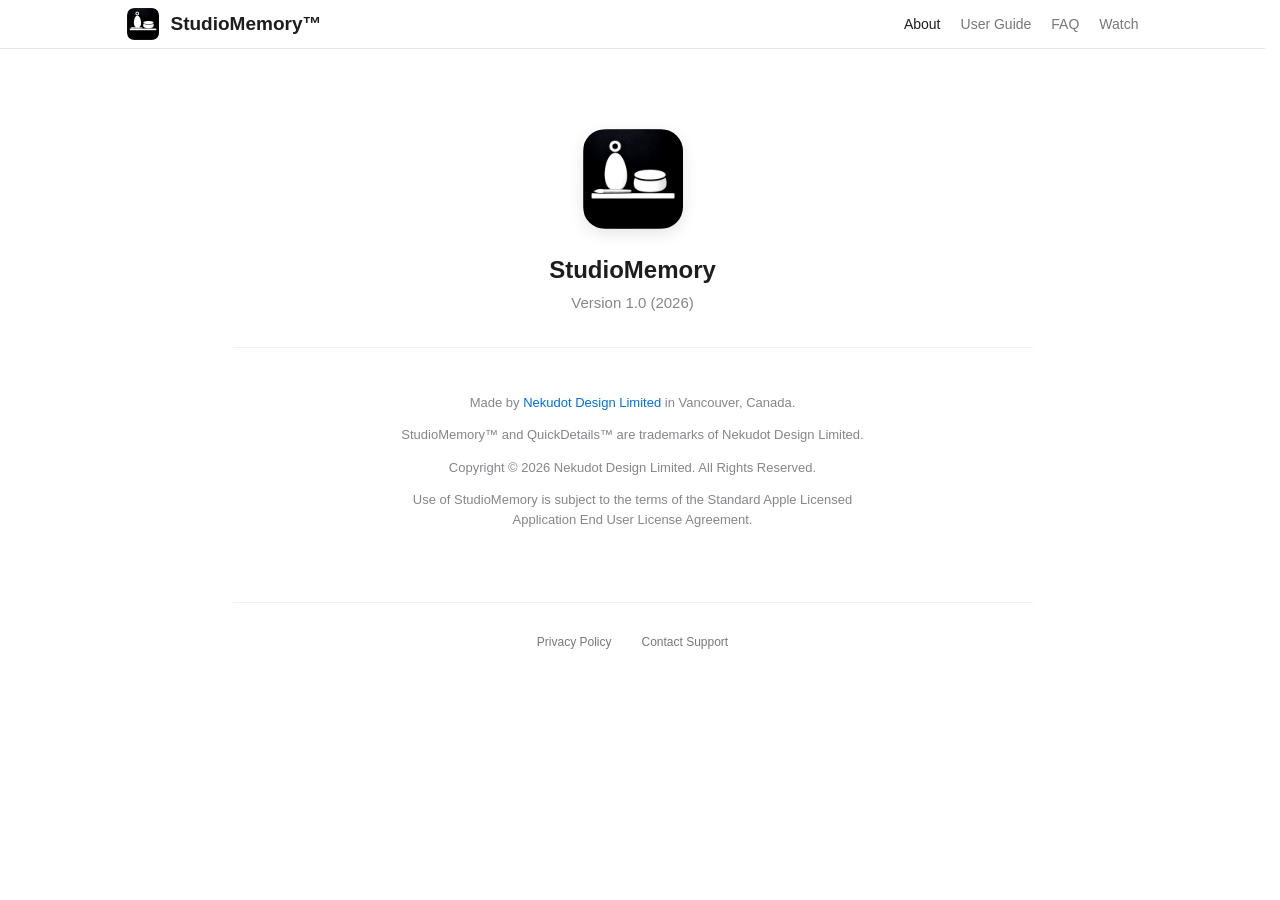
<file: about.html>
<!DOCTYPE html>
<html lang="en">
<head>
    <meta charset="UTF-8">
    <meta name="viewport" content="width=device-width, initial-scale=1.0">
    <meta name="color-scheme" content="light dark">
    <meta name="theme-color" content="#ffffff" media="(prefers-color-scheme: light)">
    <meta name="theme-color" content="#000000" media="(prefers-color-scheme: dark)">
    <title>StudioMemory | About</title>
    <link rel="canonical" href="https://studiomemoryapp.com/about.html">
    <link rel="icon" href="/favicon.ico" sizes="any">
    <link rel="icon" href="/favicon.svg" type="image/svg+xml">
    <link rel="icon" href="/favicon-96x96.png" type="image/png" sizes="96x96">
    <link rel="apple-touch-icon" href="/apple-touch-icon.png">
    
    <meta name="description" content="About StudioMemory: Developed by Nekudot&nbsp;Design&nbsp;Limited. Learn more about the creative archive tool for Apple devices.">
    <meta property="og:title" content="StudioMemory | About">
    <meta property="og:description" content="The story and legal information for StudioMemory, your creative archive.">
    <meta property="og:image" content="https://studiomemoryapp.com/OGImage.webp">
    <meta property="og:image:width" content="1200">
    <meta property="og:image:height" content="630">
    <meta property="og:type" content="website">
    <meta property="og:site_name" content="StudioMemory">
    <meta property="og:url" content="https://studiomemoryapp.com/about.html">
    <meta name="twitter:card" content="summary_large_image">
    <meta name="twitter:title" content="StudioMemory | About">
    <meta name="twitter:description" content="The story and legal information for StudioMemory, your creative archive.">
    <meta name="twitter:image" content="https://studiomemoryapp.com/OGImage.webp">

    <link rel="stylesheet" href="shared.css">
    <style>
        body {
            margin: 0;
            padding: 0;
            font-family: var(--font-family);
            color: var(--text-main);
            background-color: #ffffff;
            line-height: 1.5;
            -webkit-font-smoothing: antialiased;
        }

        /* Nav, hamburger menu, and mobile overlay are in shared.css */

        /* Container & Back Link */
        .container {
            max-width: 800px;
            margin: 0 auto;
            padding: 40px 20px;
            text-align: center;
        }

        
        /* App Header Section - Matches AboutView.swift */
        .app-header {
            margin-top: 40px;
            margin-bottom: 32px;
        }

        .app-icon {
            width: 100px; /* Matches frame size in Swift */
            height: 100px;
            border-radius: 22px; /* Matches cornerRadius in Swift */
            object-fit: cover;
            box-shadow: 0 5px 15px rgba(0,0,0,0.1);
            margin-bottom: 16px;
        }

        .app-name {
            font-size: 24px;
            font-weight: 700;
            margin: 0 0 4px 0;
        }

        .version-text {
            font-size: 15px;
            color: var(--text-secondary);
            margin: 0;
        }

        hr {
            border: 0;
            border-top: 1px solid #f0f0f0;
            margin: 32px 0;
        }

        /* Legal Content Section - Matches AboutView.swift */
        .legal-content {
            font-size: 13px; /* Matches .footnote in Swift */
            color: var(--text-secondary);
            display: flex;
            flex-direction: column;
            gap: 12px;
            padding-bottom: 20px;
        }

        .legal-text {
            max-width: 500px;
            margin: 0 auto;
        }

        .legal-text a {
            color: var(--apple-blue);
            text-decoration: none;
        }

        .legal-text a:hover {
            text-decoration: underline;
        }

        /* Unified Footer Navigation - Matches index.html */
        .footer-nav {
            margin-top: 40px;
            display: flex;
            justify-content: center;
            gap: 30px;
            border-top: 1px solid #f0f0f0;
            padding: 30px 0 60px;
        }

        /* .footer-nav a link styling is in shared.css */

        /* Mobile: page-specific footer-nav layout only (nav overlay is in shared.css) */
        @media (max-width: 768px) {
            .footer-nav {
                gap: 15px;
                padding: 20px 0 40px;
            }
        }

        /* --- NATIVE DARK MODE SUPPORT --- */
        /* Color variables and nav dark styling are in shared.css */
        @media (prefers-color-scheme: dark) {
            body {
                background-color: #000000;
            }

            hr {
                border-top: 1px solid #38383a;
            }

            .footer-nav {
                border-top: 1px solid #38383a;
            }
        }

    </style>
</head>
<body>

    <nav>
        <a href="index.html" class="logo-container">
            <img src="logo.png" alt="StudioMemory Logo" class="logo-img">
            StudioMemory™
        </a>
        
        <button class="menu-toggle" id="menu-toggle" aria-label="Toggle navigation" aria-expanded="false" aria-controls="nav-links">
            <span class="hamburger-bar"></span>
            <span class="hamburger-bar"></span>
            <span class="hamburger-bar"></span>
        </button>

        <div class="nav-links" id="nav-links">
            <a href="about.html" class="current">About</a>
            <a href="manual.html">User Guide</a>
            <a href="faq.html">FAQ</a>
            <a href="watch.html">Watch</a>
        </div>
    </nav>

    <div class="container">
        <main>

        <section class="app-header">
            <img src="logo.png" alt="App Icon" class="app-icon">
            <h1 class="app-name">StudioMemory</h1>
            <p class="version-text">Version 1.0 (2026)</p>
        </section>

        <hr>

        <section class="legal-content">
            <div class="legal-text">
                <p>Made by <a href="https://nekudotdesign.com" target="_blank" rel="noopener noreferrer">Nekudot&nbsp;Design&nbsp;Limited</a>  in Vancouver,&nbsp;Canada.</p>
                <p>StudioMemory™ and QuickDetails™ are trademarks of Nekudot&nbsp;Design&nbsp;Limited.</p>
                <p>Copyright &copy; 2026 Nekudot&nbsp;Design&nbsp;Limited. All&nbsp;Rights&nbsp;Reserved.</p>
                <p>Use of StudioMemory is subject to the terms of the Standard Apple Licensed Application End&nbsp;User&nbsp;License&nbsp;Agreement.</p>
            </div>
        </section>

        </main>

        <footer class="footer-nav">
            <a href="privacy.html">Privacy Policy</a>
            <a href="mailto:support@studiomemoryapp.com?subject=StudioMemory%20Support%20Request">Contact Support</a>
        </footer>
    </div>

    <script src="nav.js"></script>
</body>
</html>
</file>
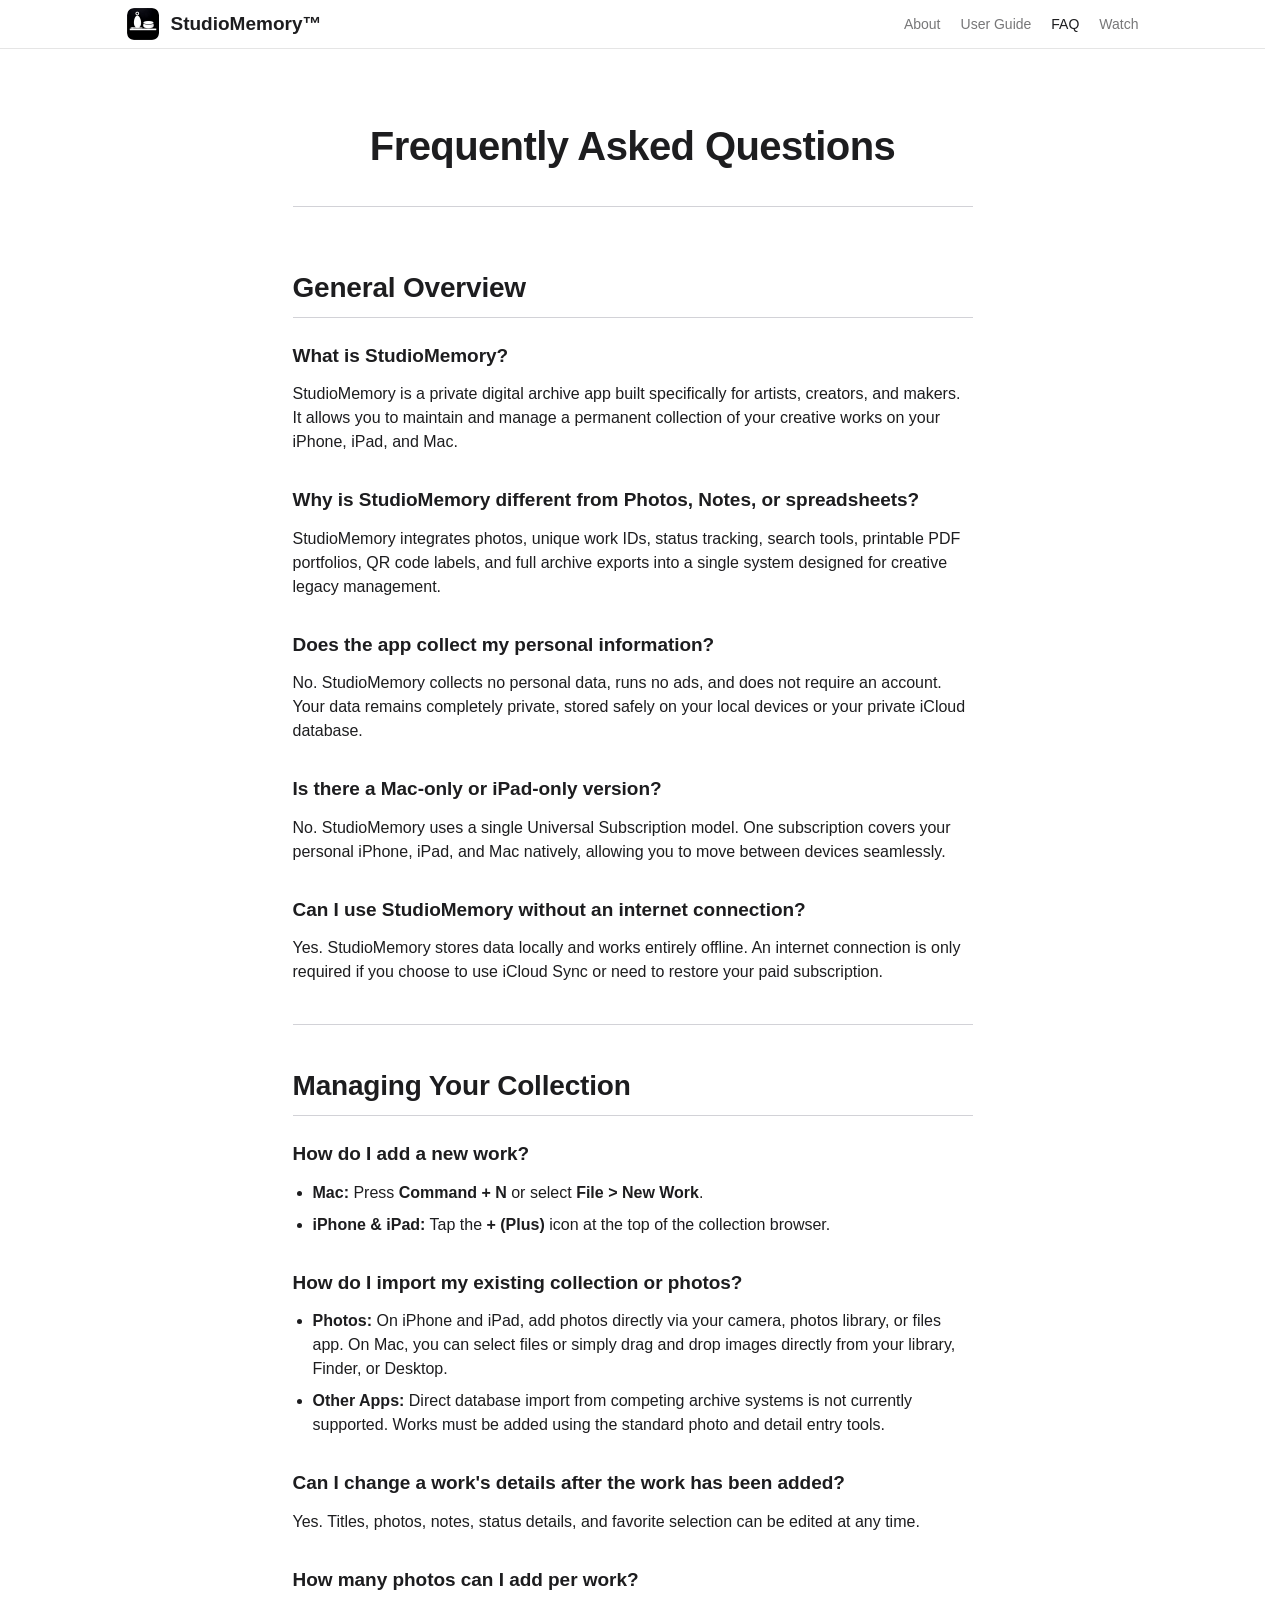
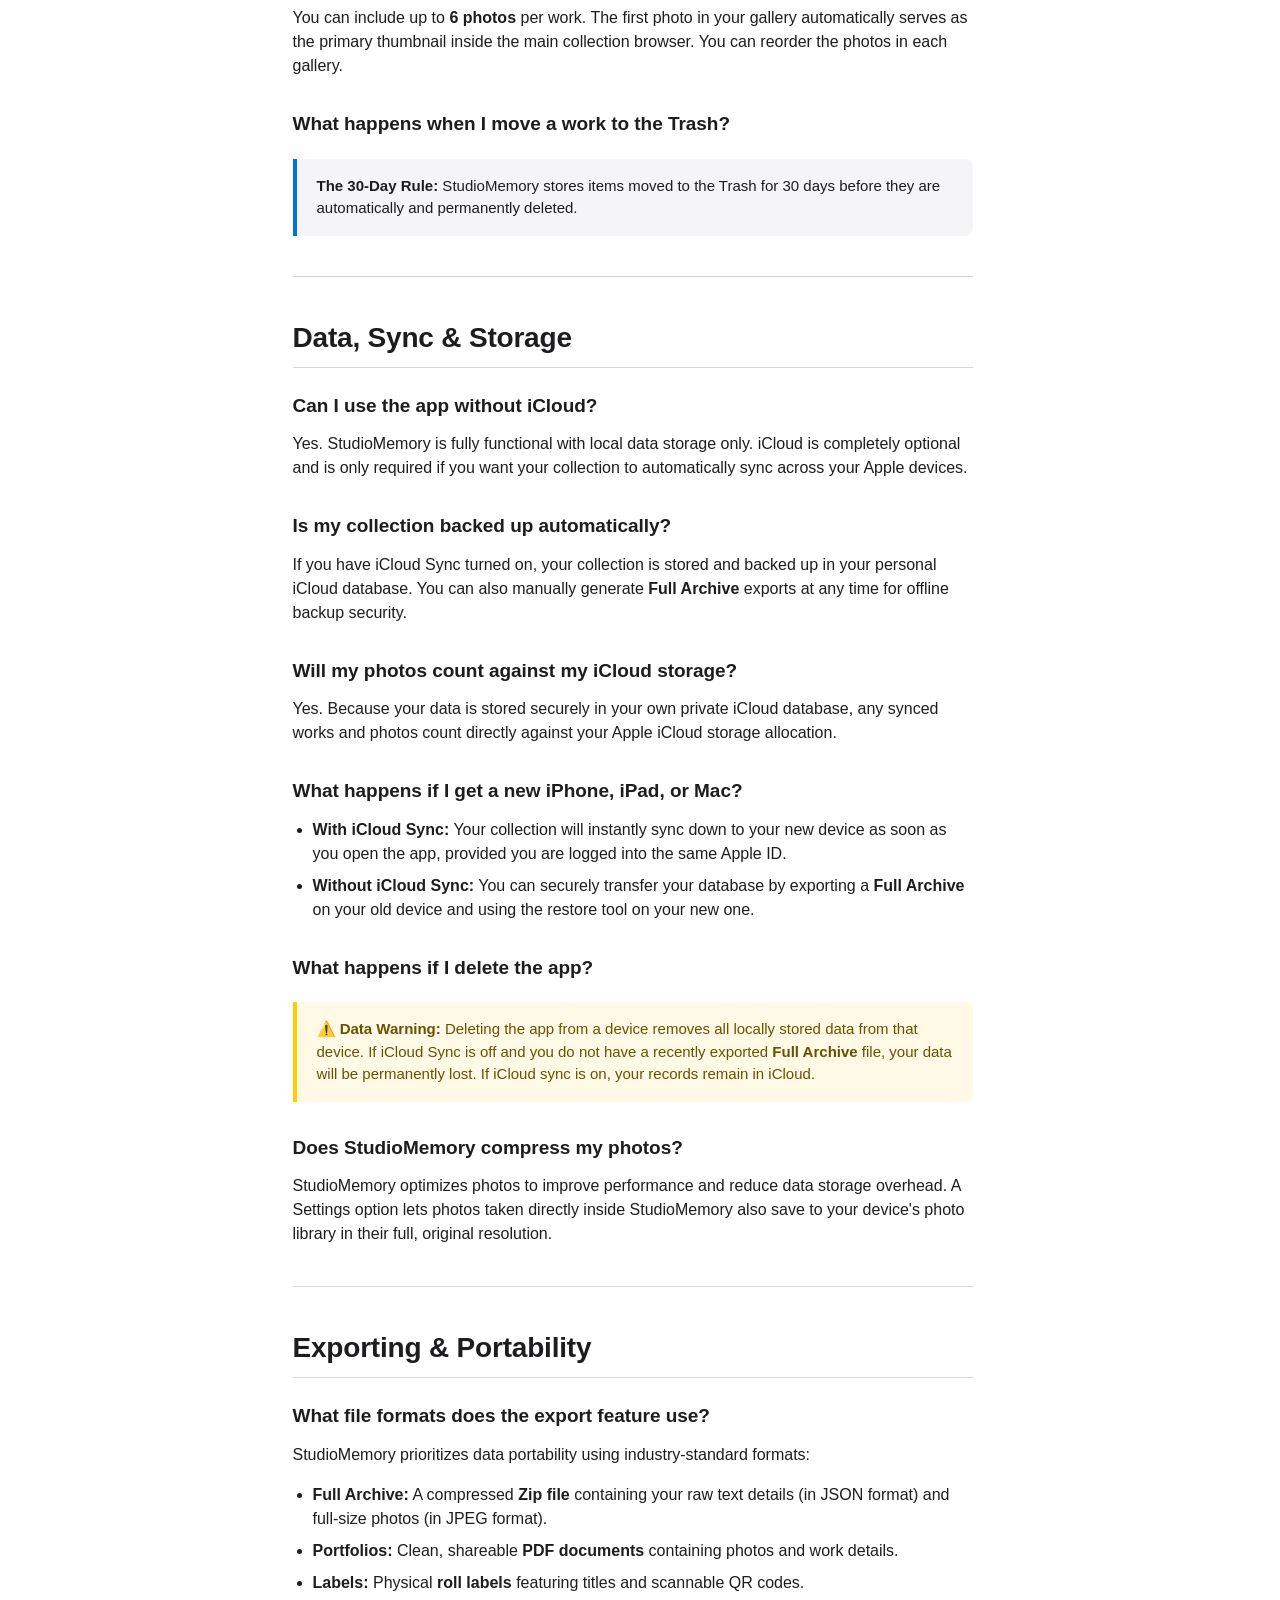
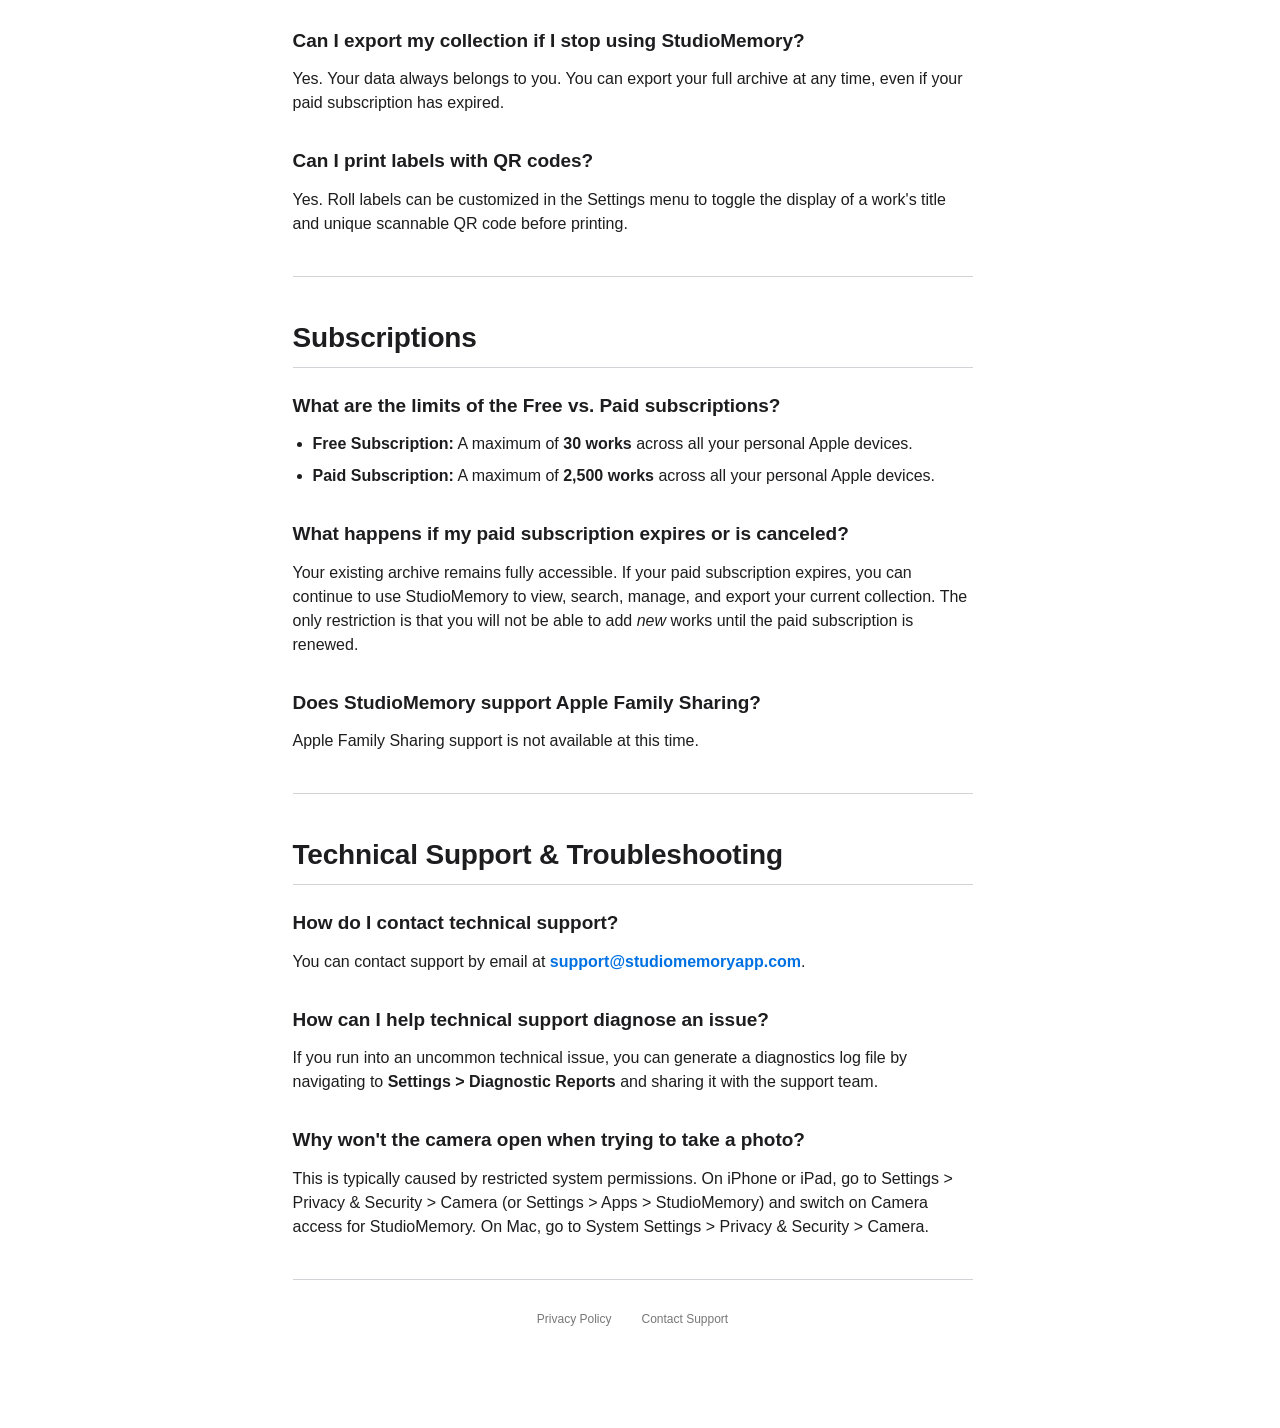
<file: faq.html>
<!DOCTYPE html>
<html lang="en">
<head>
    <meta charset="UTF-8">
    <meta name="viewport" content="width=device-width, initial-scale=1.0">
    <meta name="color-scheme" content="light dark">
    <meta name="theme-color" content="#ffffff" media="(prefers-color-scheme: light)">
    <meta name="theme-color" content="#000000" media="(prefers-color-scheme: dark)">
    <title>StudioMemory | Frequently Asked Questions</title>
    <link rel="canonical" href="https://studiomemoryapp.com/faq.html">
    <meta name="description" content="Answers to common questions about StudioMemory: setup, iCloud sync, exporting, subscriptions, and troubleshooting on iPhone, iPad, and Mac.">
    <meta property="og:title" content="StudioMemory | Frequently Asked Questions">
    <meta property="og:description" content="Answers to common questions about StudioMemory: setup, iCloud sync, exporting, subscriptions, and troubleshooting.">
    <meta property="og:image" content="https://studiomemoryapp.com/OGImage.webp">
    <meta property="og:image:width" content="1200">
    <meta property="og:image:height" content="630">
    <meta property="og:type" content="website">
    <meta property="og:site_name" content="StudioMemory">
    <meta property="og:url" content="https://studiomemoryapp.com/faq.html">
    <meta name="twitter:card" content="summary_large_image">
    <meta name="twitter:title" content="StudioMemory | Frequently Asked Questions">
    <meta name="twitter:description" content="Answers to common questions about StudioMemory: setup, iCloud sync, exporting, subscriptions, and troubleshooting.">
    <meta name="twitter:image" content="https://studiomemoryapp.com/OGImage.webp">
    <link rel="icon" href="/favicon.ico" sizes="any">
    <link rel="icon" href="/favicon.svg" type="image/svg+xml">
    <link rel="icon" href="/favicon-96x96.png" type="image/png" sizes="96x96">
    <link rel="apple-touch-icon" href="/apple-touch-icon.png">
    <link rel="stylesheet" href="shared.css">
    <style>
        /* Page-specific: warning callout colors used in blockquote.warning */
        :root {
            --warning-bg: #fff9e6;
            --warning-border: #ffcc00;
            --warning-text: #665200;
        }

        body {
            font-family: var(--font-family);
            background-color: #ffffff;
            color: var(--text-main);
            line-height: 1.5;
            margin: 0;
            padding: 0;
            -webkit-font-smoothing: antialiased;
        }

        /* Nav, hamburger menu, and mobile overlay are in shared.css */

        @media (max-width: 768px) {
            .footer-nav {
                gap: 15px;
                padding: 20px 0 40px;
            }
        }

        /* Container & Back Link */
        .container {
            max-width: 680px;
            margin: 0 auto;
            padding: 40px 20px;
        }
        

        header {
            text-align: center;
            margin-bottom: 60px;
            border-bottom: 1px solid var(--border-color);
            padding-bottom: 20px;
        }

        h1 {
            font-size: 40px;
            font-weight: 700;
            letter-spacing: -0.015em;
            margin-bottom: 10px;
        }

        h2 {
            font-size: 28px;
            font-weight: 600;
            letter-spacing: -0.007em;
            margin-top: 40px;
            margin-bottom: 24px;
            border-bottom: 1px solid var(--border-color);
            padding-bottom: 8px;
        }

        .faq-item {
            margin-bottom: 32px;
        }

        h3 {
            font-size: 19px;
            font-weight: 600;
            margin-top: 0;
            margin-bottom: 12px;
            letter-spacing: -0.002em;
        }

        p {
            font-size: 16px;
            color: var(--text-main);
            margin-top: 0;
            margin-bottom: 16px;
        }

        ul {
            margin-top: 0;
            margin-bottom: 16px;
            padding-left: 20px;
        }

        li {
            font-size: 16px;
            margin-bottom: 8px;
        }

        strong {
            font-weight: 600;
        }

        blockquote {
            background-color: var(--bg-light);
            border-left: 4px solid var(--apple-blue);
            margin: 20px 0;
            padding: 16px 20px;
            border-radius: 0 8px 8px 0;
        }

        blockquote p {
            margin: 0;
            font-size: 15px;
        }

        blockquote.warning {
            background-color: var(--warning-bg);
            border-left-color: var(--warning-border);
        }

        blockquote.warning p {
            color: var(--warning-text);
        }

        a {
            color: var(--apple-blue);
            text-decoration: none;
        }

        a:hover {
            text-decoration: underline;
        }

        hr {
            border: 0;
            border-top: 1px solid var(--border-color);
            margin: 40px 0;
        }

        /* Unified Footer Navigation */
        .footer-nav {
            margin-top: 40px;
            display: flex;
            justify-content: center;
            gap: 30px;
            border-top: 1px solid var(--border-color);
            padding: 30px 0 60px;
        }

        /* Footer link styling (.footer-nav a) is in shared.css */

        /* Color variables and nav dark styling are in shared.css */
        @media (prefers-color-scheme: dark) {
            :root {
                --warning-bg: #2d2400;
                --warning-border: #b38f00;
                --warning-text: #ffeb99;
            }

            body {
                background-color: #000000;
            }
        }
    </style>
</head>
<body>

    <nav>
        <a href="index.html" class="logo-container">
            <img src="logo.png" alt="StudioMemory Logo" class="logo-img">
            StudioMemory™
        </a>
        
        <button class="menu-toggle" id="menu-toggle" aria-label="Toggle navigation" aria-expanded="false" aria-controls="nav-links">
            <span class="hamburger-bar"></span>
            <span class="hamburger-bar"></span>
            <span class="hamburger-bar"></span>
        </button>
                

        <div class="nav-links" id="nav-links">
            <a href="about.html">About</a>
            <a href="manual.html">User Guide</a>
            <a href="faq.html" class="current">FAQ</a>
            <a href="watch.html">Watch</a>
        </div>
    </nav>

    <div class="container">
        
        <main>
        <header>
            <h1>Frequently Asked Questions</h1>
        </header>

            <section>
                <h2>General Overview</h2>

                <div class="faq-item">
                    <h3>What is StudioMemory?</h3>
                    <p>StudioMemory is a private digital archive app built specifically for artists, creators, and makers. It allows you to maintain and manage a permanent collection of your creative works on your iPhone, iPad, and Mac.</p>
                </div>

                <div class="faq-item">
                    <h3>Why is StudioMemory different from Photos, Notes, or spreadsheets?</h3>
                    <p>StudioMemory integrates photos, unique work IDs, status tracking, search tools, printable PDF portfolios, QR code labels, and full archive exports into a single system designed for creative legacy management.</p>
                </div>

                <div class="faq-item">
                    <h3>Does the app collect my personal information?</h3>
                    <p>No. StudioMemory collects no personal data, runs no ads, and does not require an account. Your data remains completely private, stored safely on your local devices or your private iCloud database.</p>
                </div>

                <div class="faq-item">
                    <h3>Is there a Mac-only or iPad-only version?</h3>
                    <p>No. StudioMemory uses a single Universal Subscription model. One subscription covers your personal iPhone, iPad, and Mac natively, allowing you to move between devices seamlessly.</p>
                </div>

                <div class="faq-item">
                    <h3>Can I use StudioMemory without an internet connection?</h3>
                    <p>Yes. StudioMemory stores data locally and works entirely offline. An internet connection is only required if you choose to use iCloud Sync or need to restore your paid subscription.</p>
                </div>
            </section>

            <hr>

            <section>
                <h2>Managing Your Collection</h2>

                <div class="faq-item">
                    <h3>How do I add a new work?</h3>
                    <ul>
                        <li><strong>Mac:</strong> Press <strong>Command + N</strong> or select <strong>File > New Work</strong>.</li>
                        <li><strong>iPhone & iPad:</strong> Tap the <strong>+ (Plus)</strong> icon at the top of the collection browser.</li>
                    </ul>
                </div>

                <div class="faq-item">
                    <h3>How do I import my existing collection or photos?</h3>
                    <ul>
                        <li><strong>Photos:</strong> On iPhone and iPad, add photos directly via your camera, photos library, or files app. On Mac, you can select files or simply drag and drop images directly from your library, Finder, or Desktop.</li>
                        <li><strong>Other Apps:</strong> Direct database import from competing archive systems is not currently supported. Works must be added using the standard photo and detail entry tools.</li>
                    </ul>
                </div>

                <div class="faq-item">
                    <h3>Can I change a work's details after the work has been added?</h3>
                    <p>Yes. Titles, photos, notes, status details, and favorite selection can be edited at any time.</p>
                </div>

                <div class="faq-item">
                    <h3>How many photos can I add per work?</h3>
                    <p>You can include up to <strong>6 photos</strong> per work. The first photo in your gallery automatically serves as the primary thumbnail inside the main collection browser. You can reorder the photos in each gallery.</p>
                </div>

                <div class="faq-item">
                    <h3>What happens when I move a work to the Trash?</h3>
                    <blockquote>
                        <p><strong>The 30-Day Rule:</strong> StudioMemory stores items moved to the Trash for 30 days before they are automatically and permanently deleted.</p>
                    </blockquote>
                </div>
            </section>

            <hr>

            <section>
                <h2>Data, Sync & Storage</h2>

                <div class="faq-item">
                    <h3>Can I use the app without iCloud?</h3>
                    <p>Yes. StudioMemory is fully functional with local data storage only. iCloud is completely optional and is only required if you want your collection to automatically sync across your Apple devices.</p>
                </div>

                <div class="faq-item">
                    <h3>Is my collection backed up automatically?</h3>
                    <p>If you have iCloud Sync turned on, your collection is stored and backed up in your personal iCloud database. You can also manually generate <strong>Full Archive</strong> exports at any time for offline backup security.</p>
                </div>

                <div class="faq-item">
                    <h3>Will my photos count against my iCloud storage?</h3>
                    <p>Yes. Because your data is stored securely in your own private iCloud database, any synced works and photos count directly against your Apple iCloud storage allocation.</p>
                </div>

                <div class="faq-item">
                    <h3>What happens if I get a new iPhone, iPad, or Mac?</h3>
                    <ul>
                        <li><strong>With iCloud Sync:</strong> Your collection will instantly sync down to your new device as soon as you open the app, provided you are logged into the same Apple ID.</li>
                        <li><strong>Without iCloud Sync:</strong> You can securely transfer your database by exporting a <strong>Full Archive</strong> on your old device and using the restore tool on your new one.</li>
                    </ul>
                </div>

                <div class="faq-item">
                    <h3>What happens if I delete the app?</h3>
                    <blockquote class="warning">
                        <p><strong>⚠️ Data Warning:</strong> Deleting the app from a device removes all locally stored data from that device. If iCloud Sync is off and you do not have a recently exported <strong>Full Archive</strong> file, your data will be permanently lost. If iCloud sync is on, your records remain in iCloud.</p>
                    </blockquote>
                </div>

                <div class="faq-item">
                    <h3>Does StudioMemory compress my photos?</h3>
                    <p>StudioMemory optimizes photos to improve performance and reduce data storage overhead. A Settings option lets photos taken directly inside StudioMemory also save to your device's photo library in their full, original resolution.</p>
                </div>
            </section>

            <hr>

            <section>
                <h2>Exporting & Portability</h2>

                <div class="faq-item">
                    <h3>What file formats does the export feature use?</h3>
                    <p>StudioMemory prioritizes data portability using industry-standard formats:</p>
                    <ul>
                        <li><strong>Full Archive:</strong> A compressed <strong>Zip file</strong> containing your raw text details (in JSON format) and full-size photos (in JPEG format).</li>
                        <li><strong>Portfolios:</strong> Clean, shareable <strong>PDF documents</strong> containing photos and work details.</li>
                        <li><strong>Labels:</strong> Physical <strong>roll labels</strong> featuring titles and scannable QR codes.</li>
                    </ul>
                </div>

                <div class="faq-item">
                    <h3>Can I export my collection if I stop using StudioMemory?</h3>
                    <p>Yes. Your data always belongs to you. You can export your full archive at any time, even if your paid subscription has expired.</p>
                </div>

                <div class="faq-item">
                    <h3>Can I print labels with QR codes?</h3>
                    <p>Yes. Roll labels can be customized in the Settings menu to toggle the display of a work's title and unique scannable QR code before printing.</p>
                </div>
            </section>

            <hr>

            <section>
                <h2>Subscriptions</h2>

                <div class="faq-item">
                    <h3>What are the limits of the Free vs. Paid subscriptions?</h3>
                    <ul>
                        <li><strong>Free Subscription:</strong> A maximum of <strong>30 works</strong> across all your personal Apple devices.</li>
                        <li><strong>Paid Subscription:</strong> A maximum of <strong>2,500 works</strong> across all your personal Apple devices.</li>
                    </ul>
                </div>

                <div class="faq-item">
                    <h3>What happens if my paid subscription expires or is canceled?</h3>
                    <p>Your existing archive remains fully accessible. If your paid subscription expires, you can continue to use StudioMemory to view, search, manage, and export your current collection. The only restriction is that you will not be able to add <em>new</em> works until the paid subscription is renewed.</p>
                </div>

                <div class="faq-item">
                    <h3>Does StudioMemory support Apple Family Sharing?</h3>
                    <p>Apple Family Sharing support is not available at this time.</p>
                </div>
            </section>

            <hr>

            <section>
                <h2>Technical Support & Troubleshooting</h2>

                <div class="faq-item">
                    <h3>How do I contact technical support?</h3>
                    <p>You can contact support by email at <a href="mailto:support@studiomemoryapp.com"><strong>support@studiomemoryapp.com</strong></a>.</p>
                </div>

                <div class="faq-item">
                    <h3>How can I help technical support diagnose an issue?</h3>
                    <p>If you run into an uncommon technical issue, you can generate a diagnostics log file by navigating to <strong>Settings &gt; Diagnostic Reports</strong> and sharing it with the support team.</p>
                </div>

                <div class="faq-item">
                    <h3>Why won't the camera open when trying to take a photo?</h3>
                    <p>This is typically caused by restricted system permissions. On iPhone or iPad, go to Settings &gt; Privacy &amp; Security &gt; Camera (or Settings &gt; Apps &gt; StudioMemory) and switch on Camera access for StudioMemory. On Mac, go to System Settings &gt; Privacy &amp; Security &gt; Camera.</p>
                </div>
            </section>
        </main>

        <footer class="footer-nav">
            <a href="privacy.html">Privacy Policy</a>
            <a href="mailto:support@studiomemoryapp.com?subject=StudioMemory%20Support%20Request">Contact Support</a>
        </footer>
    </div>

    <script src="nav.js"></script>
</body>
</html>
</file>
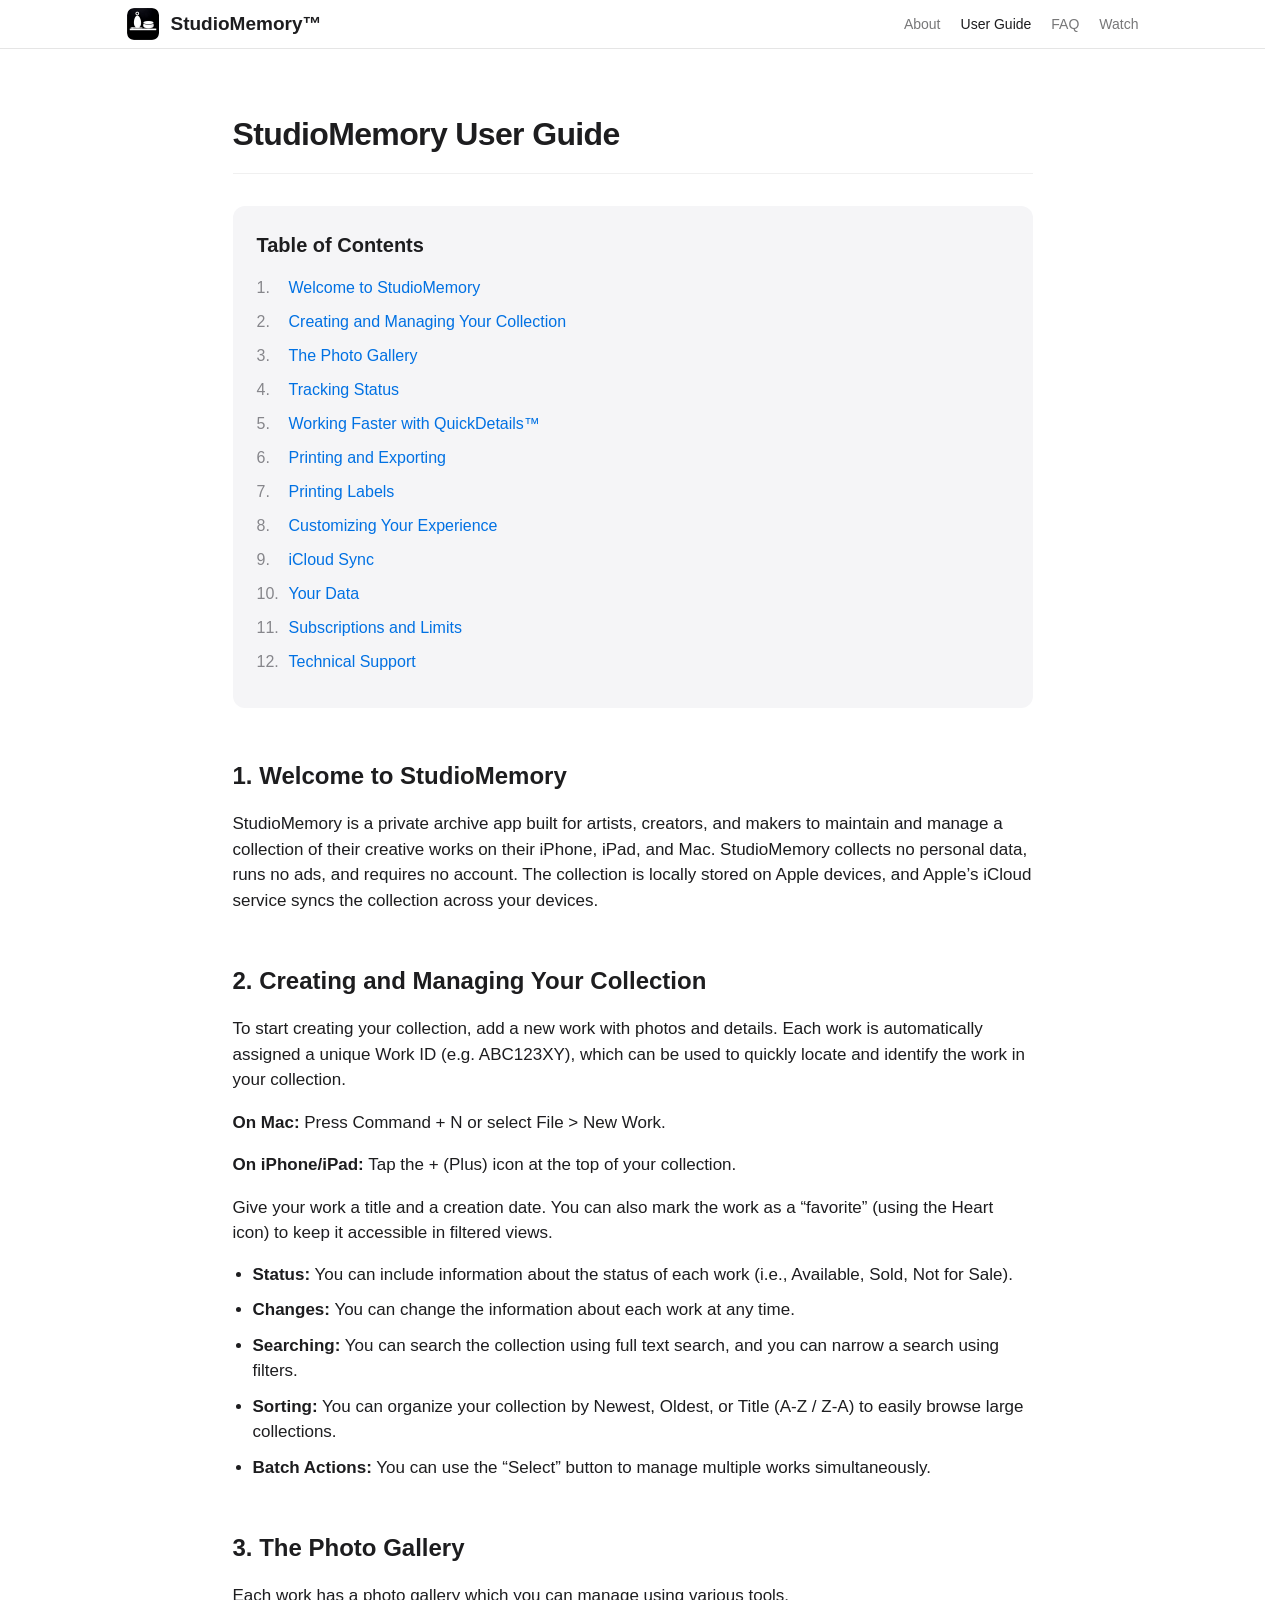
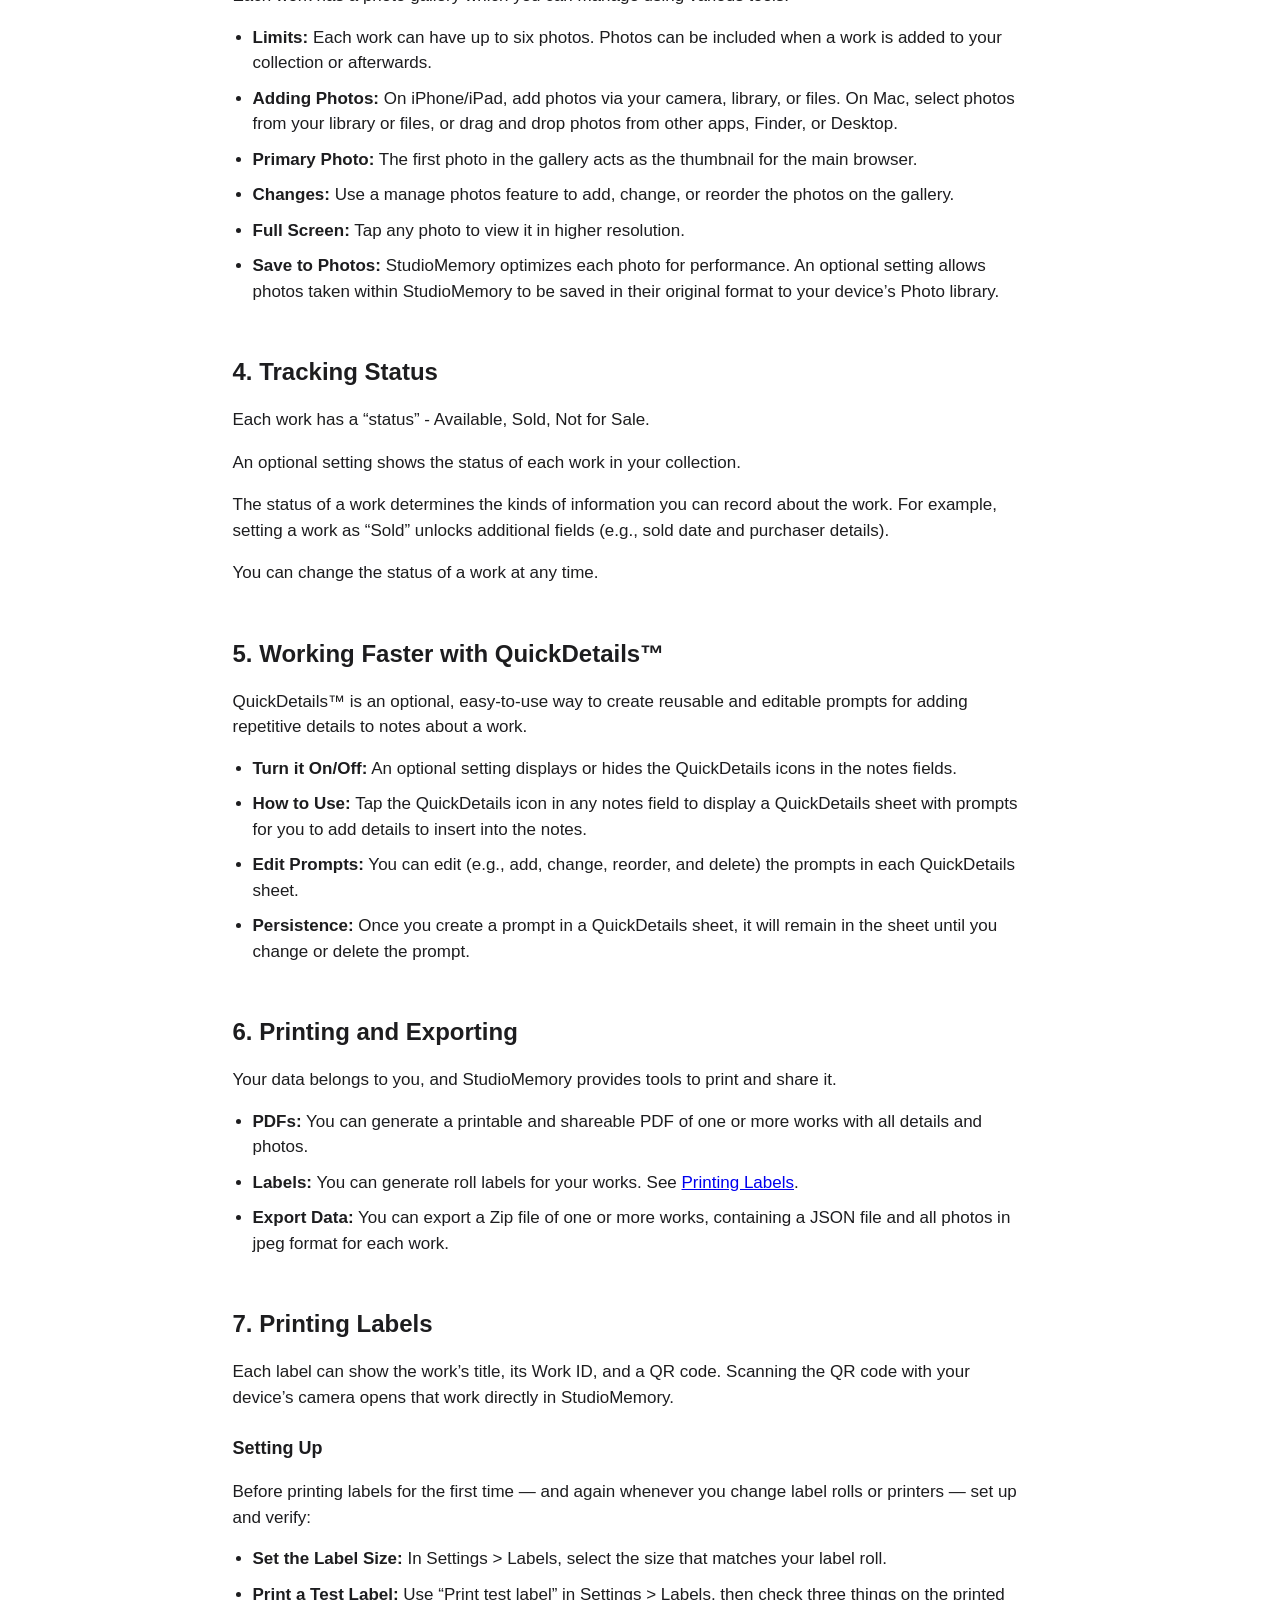
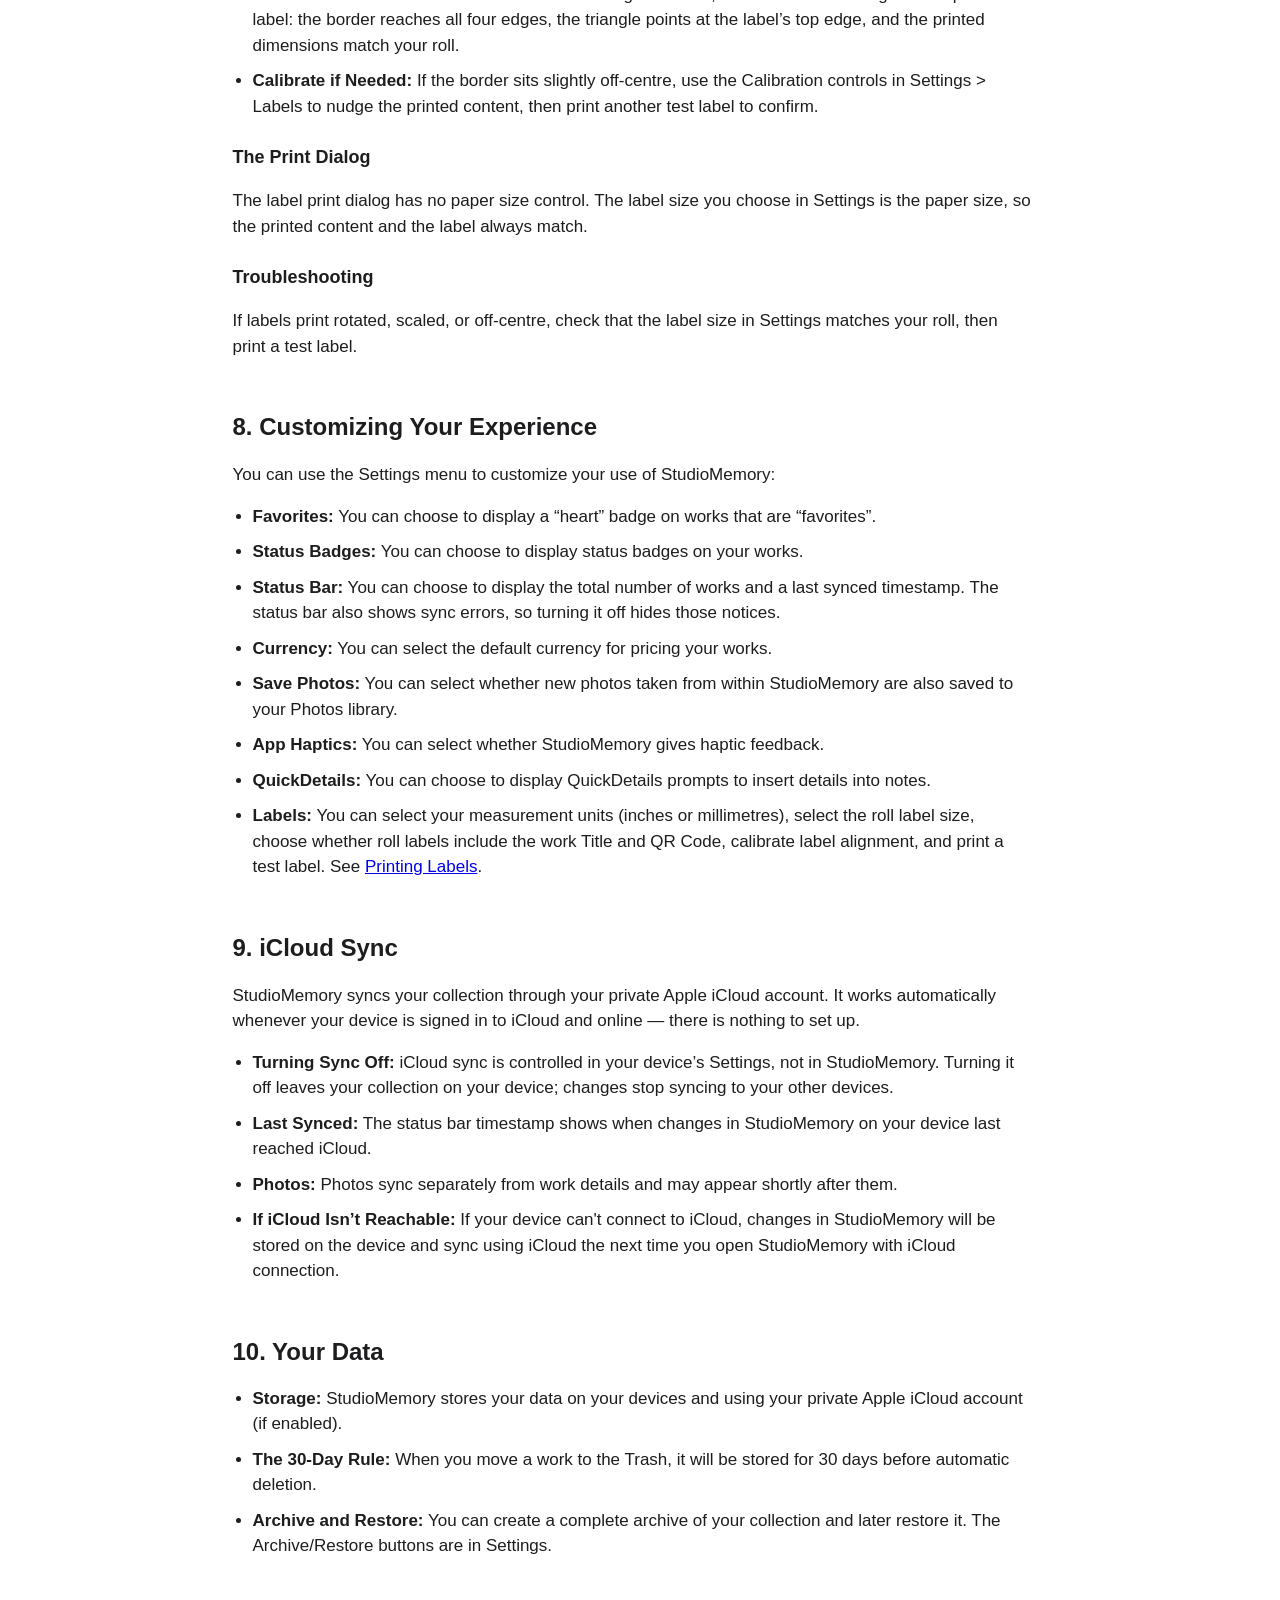
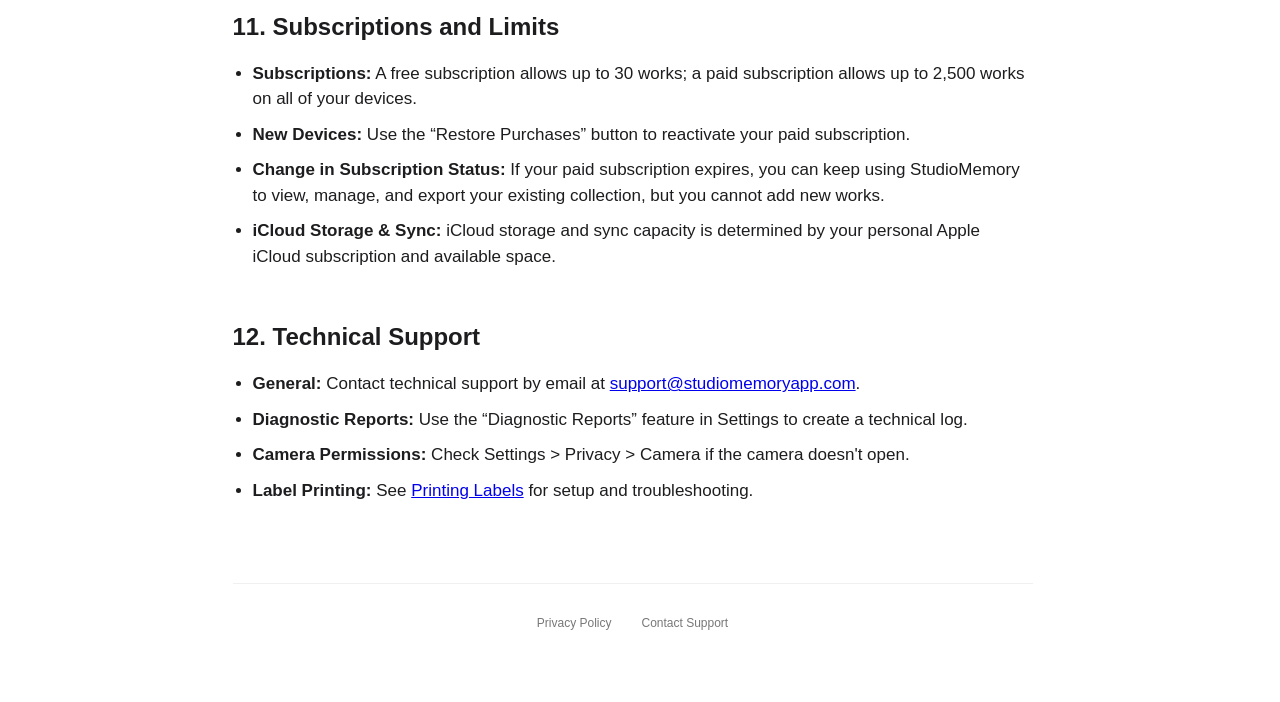
<file: manual.html>
<!DOCTYPE html>
<html lang="en">
<head>
  <meta charset="UTF-8" />
  <meta name="viewport" content="width=device-width, initial-scale=1.0" />
  <meta name="color-scheme" content="light dark">
  <meta name="theme-color" content="#ffffff" media="(prefers-color-scheme: light)">
  <meta name="theme-color" content="#000000" media="(prefers-color-scheme: dark)">
  <title>StudioMemory | User Guide</title>
  <link rel="canonical" href="https://studiomemoryapp.com/manual.html">
  <meta name="description" content="Learn how to use StudioMemory to archive your creative works. A complete guide to QuickDetails™, iCloud sync, and managing your photo gallery on iPhone, iPad, and Mac.">
  
  <meta property="og:title" content="StudioMemory | User Guide">
  <meta property="og:description" content="Master your creative archive with our comprehensive guide to StudioMemory features and tools.">
  <meta property="og:image" content="https://studiomemoryapp.com/OGImage.webp">
  <meta property="og:image:width" content="1200">
  <meta property="og:image:height" content="630">
  <meta property="og:type" content="article">
  <meta property="og:site_name" content="StudioMemory">
  <meta property="og:url" content="https://studiomemoryapp.com/manual.html">
  <meta name="twitter:card" content="summary_large_image">
  <meta name="twitter:title" content="StudioMemory | User Guide">
  <meta name="twitter:description" content="Master your creative archive with our comprehensive guide to StudioMemory features and tools.">
  <meta name="twitter:image" content="https://studiomemoryapp.com/OGImage.webp">
  <link rel="icon" href="/favicon.ico" sizes="any">
  <link rel="icon" href="/favicon.svg" type="image/svg+xml">
  <link rel="icon" href="/favicon-96x96.png" type="image/png" sizes="96x96">
  <link rel="apple-touch-icon" href="/apple-touch-icon.png">
  <link rel="stylesheet" href="shared.css">
  <style>
    html {
        scroll-behavior: smooth;
    }

    body {
      font-family: var(--font-family);
      color: var(--text-main);
      background-color: #ffffff;
      line-height: 1.5;
      margin: 0;
      padding: 0;
      -webkit-font-smoothing: antialiased;
    }

    /* Nav, hamburger menu, and mobile overlay are in shared.css */

    .container {
      max-width: 800px;
      margin: 0 auto;
      padding: 40px 20px;
    }

    h1 { font-size: 32px; font-weight: 700; margin-bottom: 30px; letter-spacing: -0.02em; border-bottom: 1px solid #f0f0f0; padding-bottom: 15px; }
    
    h2 { 
        font-size: 24px; 
        font-weight: 600; 
        margin-top: 50px; 
        margin-bottom: 15px; 
        color: var(--text-main); 
        scroll-margin-top: 70px; 
    }

    h3 { font-size: 18px; font-weight: 600; margin-top: 25px; margin-bottom: 10px; }
    p { margin-bottom: 15px; font-size: 17px; }
    ul { margin-bottom: 20px; padding-left: 20px; }
    li { margin-bottom: 10px; font-size: 17px; }
        

    .toc-container {
        background-color: var(--bg-light);
        padding: 24px;
        border-radius: 12px;
        margin: 32px 0;
    }
    .toc-container h2 {
        margin-top: 0;
        font-size: 20px;
        border-bottom: none;
        padding-bottom: 0;
        scroll-margin-top: 0;
    }
    .toc-container ul {
        list-style: none;
        padding-left: 0;
        margin-bottom: 0;
    }
    .toc-container li {
        margin-bottom: 10px;
        font-size: 16px;
    }
    .toc-container a {
        color: var(--apple-blue);
        text-decoration: none;
        display: flex;
        align-items: flex-start;
    }
    .toc-container a:hover {
        text-decoration: underline;
    }
    .toc-number {
        min-width: 32px;
        flex-shrink: 0;
        color: var(--text-secondary);
        font-variant-numeric: tabular-nums;
    }

    /* Unified Footer Navigation */
    .footer-nav {
        margin-top: 80px;
        display: flex;
        justify-content: center;
        gap: 30px;
        border-top: 1px solid #f0f0f0;
        padding: 30px 0;
    }

    /* .footer-nav a link styling is in shared.css */

    .copyright {
        font-size: 12px;
        color: var(--text-secondary);
        padding-bottom: 60px;
        text-align: center;
    }

    strong { font-weight: 600; }

    /* Mobile: page-specific footer-nav layout only (nav overlay is in shared.css) */
    @media (max-width: 768px) {
        .footer-nav {
            gap: 15px;
            padding: 20px 0;
        }
    }

    /* Color variables and nav dark styling are in shared.css */
    @media (prefers-color-scheme: dark) {
        body {
            background-color: #000000;
        }

        h1 {
            border-bottom: 1px solid #38383a;
        }

        .footer-nav {
            border-top: 1px solid #38383a;
        }
    }

  </style>
</head>
<body>

  <nav>
      <a href="index.html" class="logo-container">
          <img src="logo.png" alt="StudioMemory Logo" class="logo-img">
          StudioMemory™
      </a>

      <button class="menu-toggle" id="menu-toggle" aria-label="Toggle navigation" aria-expanded="false" aria-controls="nav-links">
          <span class="hamburger-bar"></span>
          <span class="hamburger-bar"></span>
          <span class="hamburger-bar"></span>
      </button>

      <div class="nav-links" id="nav-links">
          <a href="about.html">About</a>
          <a href="manual.html" class="current">User Guide</a>
          <a href="faq.html">FAQ</a>
          <a href="watch.html">Watch</a>
      </div>
  </nav>

 <div class="container">
    <main>
    <h1>StudioMemory User&nbsp;Guide</h1>

    <div class="toc-container">
      <h2>Table of Contents</h2>
      <ul>
        <li><a href="#welcome"><span class="toc-number">1.</span> <span>Welcome to StudioMemory</span></a></li>
        <li><a href="#collection"><span class="toc-number">2.</span> <span>Creating and Managing Your Collection</span></a></li>
        <li><a href="#gallery"><span class="toc-number">3.</span> <span>The Photo Gallery</span></a></li>
        <li><a href="#status"><span class="toc-number">4.</span> <span>Tracking Status</span></a></li>
        <li><a href="#quickdetails"><span class="toc-number">5.</span> <span>Working Faster with QuickDetails™</span></a></li>
        <li><a href="#portability"><span class="toc-number">6.</span> <span>Printing and Exporting</span></a></li>
        <li><a href="#labels"><span class="toc-number">7.</span> <span>Printing Labels</span></a></li>
        <li><a href="#customizing"><span class="toc-number">8.</span> <span>Customizing Your Experience</span></a></li>
        <li><a href="#sync"><span class="toc-number">9.</span> <span>iCloud Sync</span></a></li>
        <li><a href="#data"><span class="toc-number">10.</span> <span>Your Data</span></a></li>
        <li><a href="#licensing"><span class="toc-number">11.</span> <span>Subscriptions and Limits</span></a></li>
        <li><a href="#support"><span class="toc-number">12.</span> <span>Technical Support</span></a></li>
      </ul>
    </div>

    <h2 id="welcome">1. Welcome to StudioMemory</h2>
    <p>StudioMemory is a private archive app built for artists, creators, and makers to maintain and manage a collection of their creative works on their iPhone, iPad, and Mac. StudioMemory collects no personal data, runs no ads, and requires no account. The collection is locally stored on Apple devices, and Apple’s iCloud service syncs the collection across your devices.</p>

    <h2 id="collection">2. Creating and Managing Your&nbsp;Collection</h2>
    <p>To start creating your collection, add a new work with photos and details. Each work is automatically assigned a unique Work ID (e.g. ABC123XY), which can be used to quickly locate and identify the work in your collection.</p>
    <p><strong>On Mac:</strong> Press Command + N or select File > New Work.</p>
    <p><strong>On iPhone/iPad:</strong> Tap the + (Plus) icon at the top of your collection.</p>
    <p>Give your work a title and a creation date. You can also mark the work as a “favorite” (using the Heart icon) to keep it accessible in filtered views.</p>
    <ul>
      <li><strong>Status:</strong> You can include information about the status of each work (i.e., Available, Sold, Not for Sale).</li>
      <li><strong>Changes:</strong> You can change the information about each work at any time.</li>
      <li><strong>Searching:</strong> You can search the collection using full text search, and you can narrow a search using filters.</li>
      <li><strong>Sorting:</strong> You can organize your collection by Newest, Oldest, or Title (A-Z / Z-A) to easily browse large collections.</li>
      <li><strong>Batch Actions:</strong> You can use the “Select” button to manage multiple works simultaneously.</li>
    </ul>

    <h2 id="gallery">3. The Photo Gallery</h2>
    <p>Each work has a photo gallery which you can manage using various tools.</p>
    <ul>
      <li><strong>Limits:</strong> Each work can have up to six photos. Photos can be included when a work is added to your collection or afterwards.</li>
      <li><strong>Adding Photos:</strong> On iPhone/iPad, add photos via your camera, library, or files. On Mac, select photos from your library or files, or drag and drop photos from other apps, Finder, or Desktop.</li>
      <li><strong>Primary Photo:</strong> The first photo in the gallery acts as the thumbnail for the main browser.</li>
      <li><strong>Changes:</strong> Use a manage photos feature to add, change, or reorder the photos on the gallery.</li>
      <li><strong>Full Screen:</strong> Tap any photo to view it in higher resolution.</li>
      <li><strong>Save to Photos:</strong> StudioMemory optimizes each photo for performance. An optional setting allows photos taken within StudioMemory to be saved in their original format to your device’s Photo library.</li>
    </ul>

    <h2 id="status">4. Tracking Status</h2>
    <p>Each work has a “status” - Available, Sold, Not for Sale.</p>
    <p>An optional setting shows the status of each work in your collection.</p>
    <p>The status of a work determines the kinds of information you can record about the work. For example, setting a work as “Sold” unlocks additional fields (e.g., sold date and purchaser details).</p>
    <p>You can change the status of a work at any time.</p>

    <h2 id="quickdetails">5. Working Faster with QuickDetails™</h2>
    <p>QuickDetails™ is an optional, easy-to-use way to create reusable and editable prompts for adding repetitive details to notes about a work.</p>
    <ul>
      <li><strong>Turn it On/Off:</strong> An optional setting displays or hides the QuickDetails icons in the notes fields.</li>
      <li><strong>How to Use:</strong> Tap the QuickDetails icon in any notes field to display a QuickDetails sheet with prompts for you to add details to insert into the notes.</li>
      <li><strong>Edit Prompts:</strong> You can edit (e.g., add, change, reorder, and delete) the prompts in each QuickDetails sheet.</li>
      <li><strong>Persistence:</strong> Once you create a prompt in a QuickDetails sheet, it will remain in the sheet until you change or delete the prompt.</li>
    </ul>

    <h2 id="portability">6. Printing and Exporting</h2>
    <p>Your data belongs to you, and StudioMemory provides tools to print and share it.</p>
    <ul>
      <li><strong>PDFs:</strong> You can generate a printable and shareable PDF of one or more works with all details and photos.</li>
      <li><strong>Labels:</strong> You can generate roll labels for your works. See <a href="#labels">Printing Labels</a>.</li>
      <li><strong>Export Data:</strong> You can export a Zip file of one or more works, containing a JSON file and all photos in jpeg format for each work.</li>
    </ul>

    <h2 id="labels">7. Printing Labels</h2>
    <p>Each label can show the work’s title, its Work ID, and a QR code. Scanning the QR code with your device’s camera opens that work directly in StudioMemory.</p>

    <h3>Setting Up</h3>
    <p>Before printing labels for the first time — and again whenever you change label rolls or printers — set up and verify:</p>
    <ul>
      <li><strong>Set the Label Size:</strong> In Settings &gt; Labels, select the size that matches your label roll.</li>
      <li><strong>Print a Test Label:</strong> Use “Print test label” in Settings &gt; Labels, then check three things on the printed label: the border reaches all four edges, the triangle points at the label’s top edge, and the printed dimensions match your roll.</li>
      <li><strong>Calibrate if Needed:</strong> If the border sits slightly off-centre, use the Calibration controls in Settings &gt; Labels to nudge the printed content, then print another test label to confirm.</li>
    </ul>

    <h3>The Print Dialog</h3>
    <p>The label print dialog has no paper size control. The label size you choose in Settings is the paper size, so the printed content and the label always match.</p>

    <h3>Troubleshooting</h3>
    <p>If labels print rotated, scaled, or off-centre, check that the label size in Settings matches your roll, then print a test label.</p>

    <h2 id="customizing">8. Customizing Your Experience</h2>
    <p>You can use the Settings menu to customize your use of StudioMemory:</p>
    <ul>
      <li><strong>Favorites:</strong> You can choose to display a “heart” badge on works that are “favorites”.</li>
      <li><strong>Status Badges:</strong> You can choose to display status badges on your works.</li>
      <li><strong>Status Bar:</strong> You can choose to display the total number of works and a last synced timestamp. The status bar also shows sync errors, so turning it off hides those notices.</li>
      <li><strong>Currency:</strong> You can select the default currency for pricing your works.</li>
      <li><strong>Save Photos:</strong> You can select whether new photos taken from within StudioMemory are also saved to your Photos library.</li>
      <li><strong>App Haptics:</strong> You can select whether StudioMemory gives haptic feedback.</li>
      <li><strong>QuickDetails:</strong> You can choose to display QuickDetails prompts to insert details into notes.</li>
      <li><strong>Labels:</strong> You can select your measurement units (inches or millimetres), select the roll label size, choose whether roll labels include the work Title and QR Code, calibrate label alignment, and print a test label. See <a href="#labels">Printing Labels</a>.</li>
    </ul>

    <h2 id="sync">9. iCloud Sync</h2>
    <p>StudioMemory syncs your collection through your private Apple iCloud account. It works automatically whenever your device is signed in to iCloud and online — there is nothing to set up.</p>
    <ul>
      <li><strong>Turning Sync Off:</strong> iCloud sync is controlled in your device’s Settings, not in StudioMemory. Turning it off leaves your collection on your device; changes stop syncing to your other devices.</li>
      <li><strong>Last Synced:</strong> The status bar timestamp shows when changes in StudioMemory on your device last reached iCloud.</li>
      <li><strong>Photos:</strong> Photos sync separately from work details and may appear shortly after them.</li>
      <li><strong>If iCloud Isn’t Reachable:</strong> If your device can't connect to iCloud, changes in StudioMemory will be stored on the device and sync using iCloud the next time you open StudioMemory with iCloud connection.</li>
    </ul>

    <h2 id="data">10. Your Data</h2>
    <ul>
      <li><strong>Storage:</strong> StudioMemory stores your data on your devices and using your private Apple iCloud account (if enabled).</li>
      <li><strong>The 30-Day Rule:</strong> When you move a work to the Trash, it will be stored for 30 days before automatic deletion.</li>
      <li><strong>Archive and Restore:</strong> You can create a complete archive of your collection and later restore it. The Archive/Restore buttons are in Settings.</li>
    </ul>

    <h2 id="licensing">11. Subscriptions and Limits</h2>
    <ul>
      <li><strong>Subscriptions:</strong> A free subscription allows up to 30 works; a paid subscription allows up to 2,500 works on all of your devices.</li>
      <li><strong>New Devices:</strong> Use the “Restore Purchases” button to reactivate your paid subscription.</li>
      <li><strong>Change in Subscription Status:</strong> If your paid subscription expires, you can keep using StudioMemory to view, manage, and export your existing collection, but you cannot add new works.</li>
      <li><strong>iCloud Storage &amp; Sync:</strong> iCloud storage and sync capacity is determined by your personal Apple iCloud subscription and available space.</li>
    </ul>


    <h2 id="support">12. Technical Support</h2>
    <ul>
      <li><strong>General:</strong> Contact technical support by email at <a href="mailto:support@studiomemoryapp.com">support@studiomemoryapp.com</a>.</li>
      <li><strong>Diagnostic Reports:</strong> Use the “Diagnostic Reports” feature in Settings to create a technical log.</li>
      <li><strong>Camera Permissions:</strong> Check Settings &gt; Privacy &gt; Camera if the camera doesn't open.</li>
      <li><strong>Label Printing:</strong> See <a href="#labels">Printing Labels</a> for setup and troubleshooting.</li>
    </ul>
    </main>

    <footer class="footer-nav">
        <a href="privacy.html">Privacy Policy</a>
        <a href="mailto:support@studiomemoryapp.com?subject=StudioMemory%20Support%20Request">Contact Support</a>
    </footer>
    
</div>
    <script src="nav.js"></script>
</body>
</html>
</file>
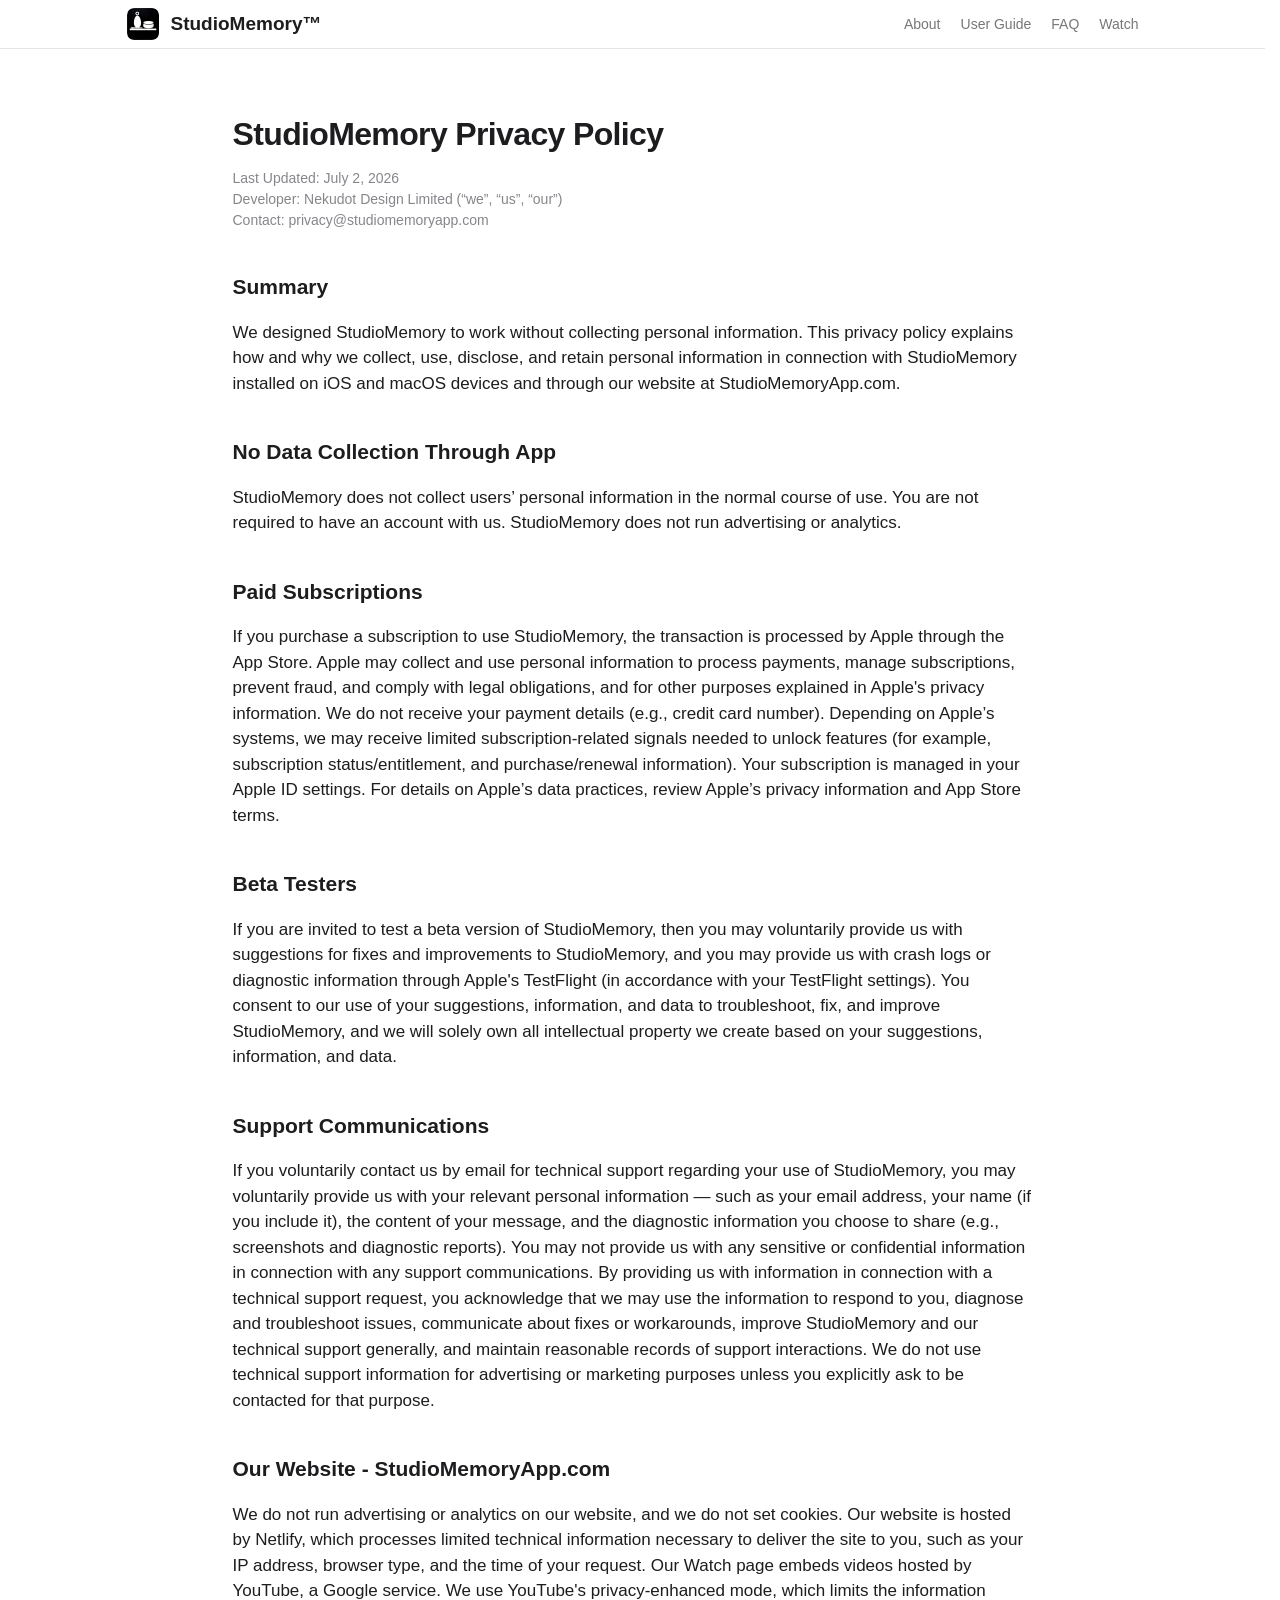
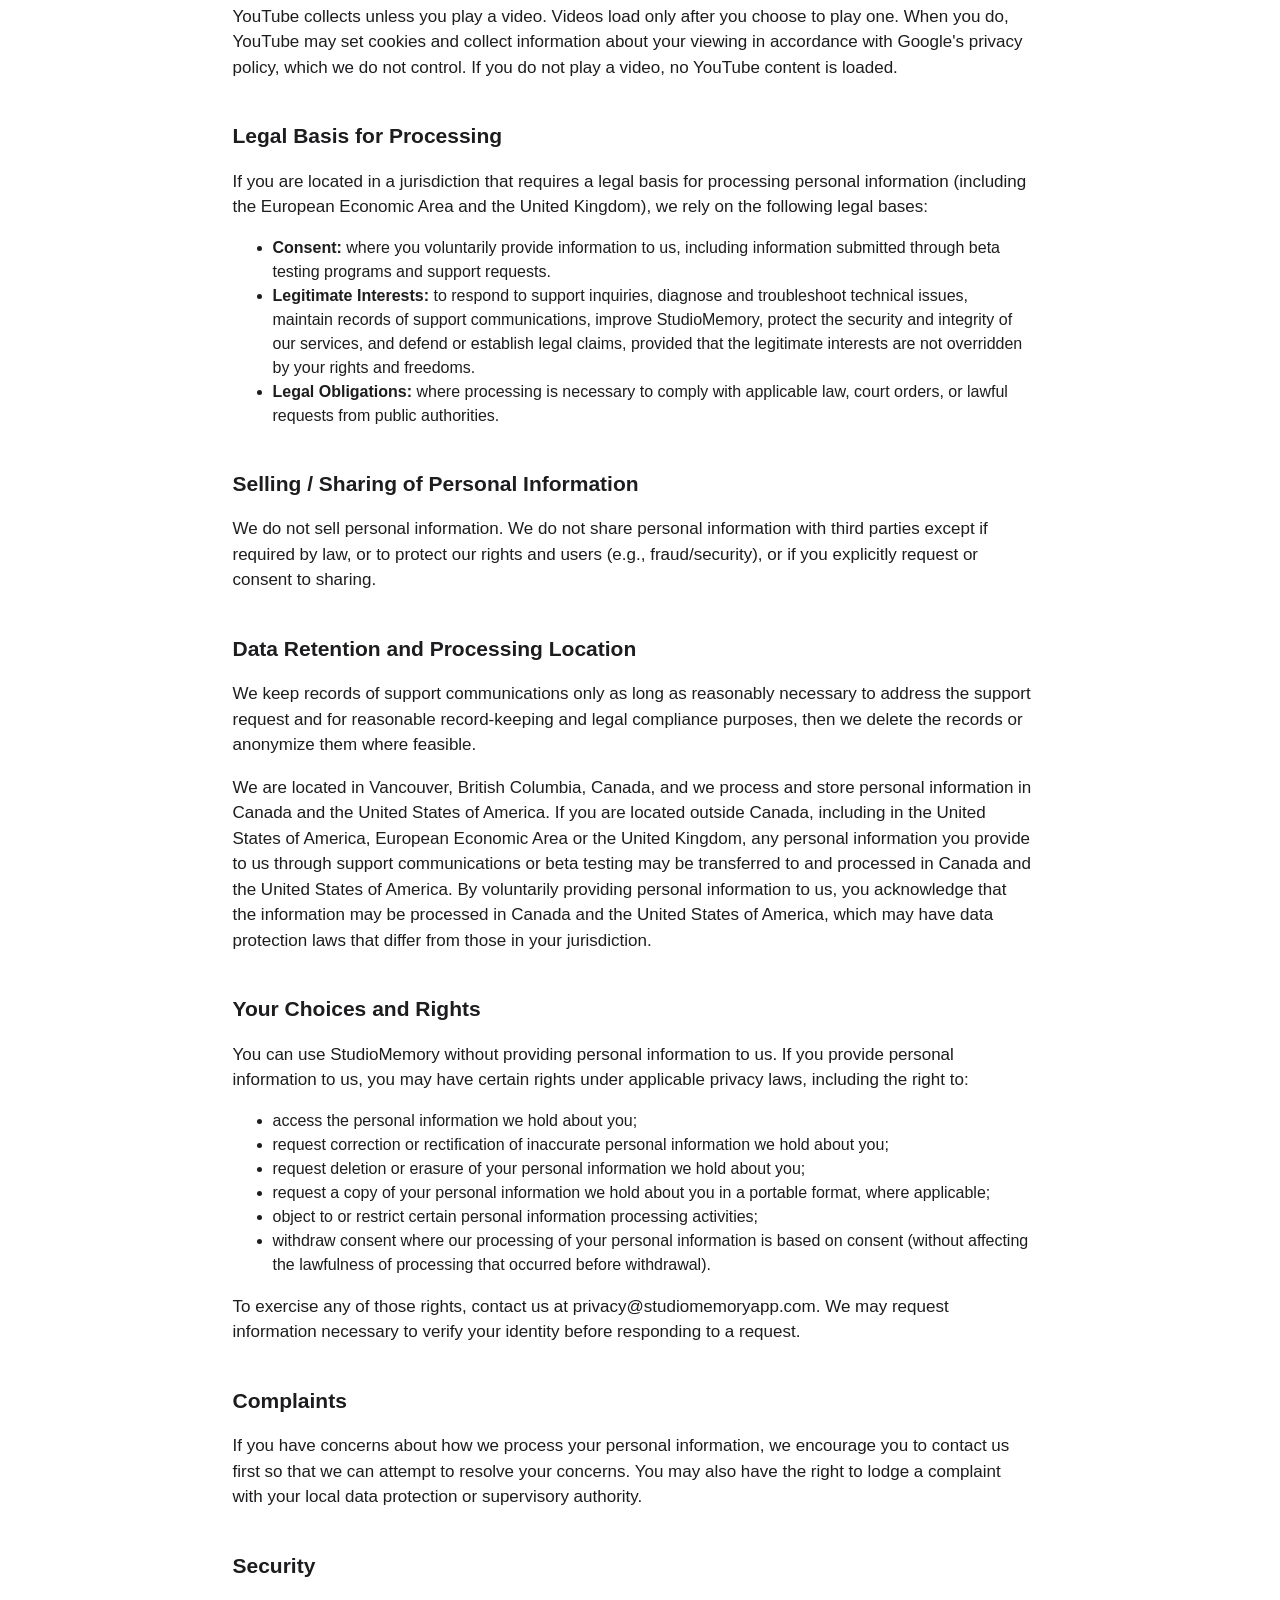
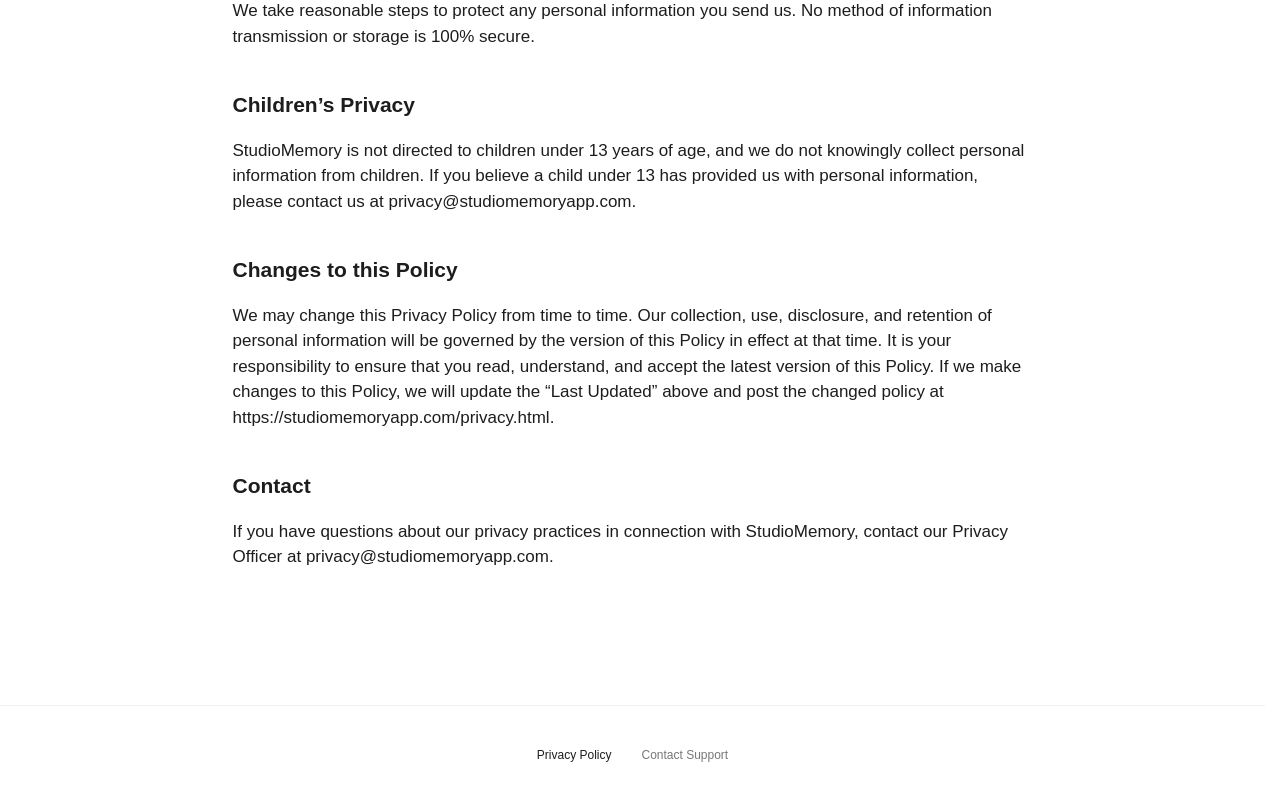
<file: privacy.html>
<!DOCTYPE html>
<html lang="en">
<head>
  <meta charset="UTF-8" />
  <title>StudioMemory | Privacy Policy</title>
  <link rel="canonical" href="https://studiomemoryapp.com/privacy.html">
  <meta name="description" content="StudioMemory Privacy Policy. We prioritize your data security with local storage and private iCloud sync. No personal information is collected through the app.">
   
  <meta property="og:title" content="StudioMemory | Privacy Policy">
  <meta property="og:description" content="Read about our commitment to your privacy and how StudioMemory handles your data with local storage and private iCloud sync.">
  <meta property="og:image" content="https://studiomemoryapp.com/OGImage.webp">
  <meta property="og:image:width" content="1200">
  <meta property="og:image:height" content="630">
  <meta property="og:type" content="article">
  <meta property="og:site_name" content="StudioMemory">
  <meta property="og:url" content="https://studiomemoryapp.com/privacy.html">
  <meta name="twitter:card" content="summary_large_image">
  <meta name="twitter:title" content="StudioMemory | Privacy Policy">
  <meta name="twitter:description" content="Read about our commitment to your privacy and how StudioMemory handles your data with local storage and private iCloud sync.">
  <meta name="twitter:image" content="https://studiomemoryapp.com/OGImage.webp">
  <link rel="icon" href="/favicon.ico" sizes="any">
  <link rel="icon" href="/favicon.svg" type="image/svg+xml">
  <link rel="icon" href="/favicon-96x96.png" type="image/png" sizes="96x96">
  <link rel="apple-touch-icon" href="/apple-touch-icon.png">
  <meta name="viewport" content="width=device-width, initial-scale=1.0">
  <meta name="color-scheme" content="light dark">
  <meta name="theme-color" content="#ffffff" media="(prefers-color-scheme: light)">
  <meta name="theme-color" content="#000000" media="(prefers-color-scheme: dark)">
  <link rel="stylesheet" href="shared.css">
  <style>
    body {
      font-family: var(--font-family);
      color: var(--text-main);
      background-color: #ffffff;
      line-height: 1.5;
      margin: 0;
      padding: 0;
      -webkit-font-smoothing: antialiased;
    }

    /* Nav, hamburger menu, and mobile overlay are in shared.css */

    .container {
      max-width: 800px;
      margin: 0 auto;
      padding: 40px 20px;
    }

    h1 { font-size: 32px; font-weight: 700; margin-bottom: 10px; letter-spacing: -0.02em; }
    h2 { font-size: 21px; font-weight: 600; margin-top: 40px; margin-bottom: 15px; }
    p { margin-bottom: 15px; font-size: 17px; color: var(--text-main); }
    
    .meta { color: var(--text-secondary); margin-bottom: 40px; font-size: 14px; }
        

    footer { 
      margin-top: 80px; 
      border-top: 1px solid #f0f0f0; 
      padding: 40px 10%;
      text-align: center;
    }

    .footer-nav {
        display: flex;
        justify-content: center;
        gap: 30px;
    }

    /* .footer-nav a link styling is in shared.css */

    /* Mobile: page-specific footer-nav layout only (nav overlay is in shared.css) */
    @media (max-width: 768px) {
        .footer-nav {
            gap: 15px;
        }
    }

    /* Color variables and nav dark styling are in shared.css */
    @media (prefers-color-scheme: dark) {
        body {
            background-color: #000000;
        }

        footer {
            border-top: 1px solid #38383a;
        }
    }

  </style>
</head>
<body>

  <nav>
      <a href="index.html" class="logo-container">
          <img src="logo.png" alt="StudioMemory Logo" class="logo-img">
          StudioMemory™
      </a>
      
      <button class="menu-toggle" id="menu-toggle" aria-label="Toggle navigation" aria-expanded="false" aria-controls="nav-links">
          <span class="hamburger-bar"></span>
          <span class="hamburger-bar"></span>
          <span class="hamburger-bar"></span>
      </button>

      <div class="nav-links" id="nav-links">
          <a href="about.html">About</a>
          <a href="manual.html">User Guide</a>
          <a href="faq.html">FAQ</a>
          <a href="watch.html">Watch</a>
      </div>
  </nav>

  <div class="container">    
    <main>
    <h1>StudioMemory Privacy Policy</h1>
    
    <div class="meta">
      Last Updated: July 2, 2026<br>
      Developer: Nekudot Design Limited (“we”, “us”, “our”)<br>
      Contact: privacy@studiomemoryapp.com
    </div>

    <h2>Summary</h2>
    <p>We designed StudioMemory to work without collecting personal information. This privacy policy explains how and why we collect, use, disclose, and retain personal information in connection with StudioMemory installed on iOS and macOS devices and through our website at StudioMemoryApp.com.</p>

    <h2>No Data Collection Through App</h2>
    <p>StudioMemory does not collect users’ personal information in the normal course of use. You are not required to have an account with us. StudioMemory does not run advertising or analytics.</p>

    <h2>Paid Subscriptions</h2>
    <p>If you purchase a subscription to use StudioMemory, the transaction is processed by Apple through the App Store. Apple may collect and use personal information to process payments, manage subscriptions, prevent fraud, and comply with legal obligations, and for other purposes explained in Apple's privacy information. We do not receive your payment details (e.g., credit card number). Depending on Apple’s systems, we may receive limited subscription-related signals needed to unlock features (for example, subscription status/entitlement, and purchase/renewal information). Your subscription is managed in your Apple ID settings. For details on Apple’s data practices, review Apple’s privacy information and App Store terms.</p>

    <h2>Beta Testers</h2>
    <p>If you are invited to test a beta version of StudioMemory, then you may voluntarily provide us with suggestions for fixes and improvements to StudioMemory, and you may provide us with crash logs or diagnostic information through Apple's TestFlight (in accordance with your TestFlight settings). You consent to our use of your suggestions, information, and data to troubleshoot, fix, and improve StudioMemory, and we will solely own all intellectual property we create based on your suggestions, information, and data.</p>

    <h2>Support Communications</h2>
    <p>If you voluntarily contact us by email for technical support regarding your use of StudioMemory, you may voluntarily provide us with your relevant personal information — such as your email address, your name (if you include it), the content of your message, and the diagnostic information you choose to share (e.g., screenshots and diagnostic reports). You may not provide us with any sensitive or confidential information in connection with any support communications. By providing us with information in connection with a technical support request, you acknowledge that we may use the information to respond to you, diagnose and troubleshoot issues, communicate about fixes or workarounds, improve StudioMemory and our technical support generally, and maintain reasonable records of support interactions. We do not use technical support information for advertising or marketing purposes unless you explicitly ask to be contacted for that purpose.</p>


<h2>Our Website - StudioMemoryApp.com</h2>
    <p>We do not run advertising or analytics on our website, and we do not set cookies. Our website is hosted by Netlify, which processes limited technical information necessary to deliver the site to you, such as your IP address, browser type, and the time of your request. Our Watch page embeds videos hosted by YouTube, a Google service. We use YouTube's privacy-enhanced mode, which limits the information YouTube collects unless you play a video. Videos load only after you choose to play one. When you do, YouTube may set cookies and collect information about your viewing in accordance with Google's privacy policy, which we do not control. If you do not play a video, no YouTube content is loaded.</p>


<h2>Legal Basis for Processing</h2>
<p>If you are located in a jurisdiction that requires a legal basis for processing personal information (including the European Economic Area and the United Kingdom), we rely on the following legal bases:</p>
<ul>
  <li><strong>Consent:</strong> where you voluntarily provide information to us, including information submitted through beta testing programs and support requests.</li>
  <li><strong>Legitimate Interests:</strong> to respond to support inquiries, diagnose and troubleshoot technical issues, maintain records of support communications, improve StudioMemory, protect the security and integrity of our services, and defend or establish legal claims, provided that the legitimate interests are not overridden by your rights and freedoms.</li>
  <li><strong>Legal Obligations:</strong> where processing is necessary to comply with applicable law, court orders, or lawful requests from public authorities.</li>
</ul>

    <h2>Selling / Sharing of Personal Information</h2>
    <p>We do not sell personal information. We do not share personal information with third parties except if required by law, or to protect our rights and users (e.g., fraud/security), or if you explicitly request or consent to sharing.</p>

    <h2>Data Retention and Processing Location</h2>
    <p>We keep records of support communications only as long as reasonably necessary to address the support request and for reasonable record-keeping and legal compliance purposes, then we delete the records or anonymize them where feasible.</p>
    <p>We are located in Vancouver, British Columbia, Canada, and we process and store personal information in Canada and the United States of America. If you are located outside Canada, including in the United States of America, European Economic Area or the United Kingdom, any personal information you provide to us through support communications or beta testing may be transferred to and processed in Canada and the United States of America. By voluntarily providing personal information to us, you acknowledge that the information may be processed in Canada and the United States of America, which may have data protection laws that differ from those in your jurisdiction.</p>

    <h2>Your Choices and Rights</h2>
<p>You can use StudioMemory without providing personal information to us. If you provide personal information to us, you may have certain rights under applicable privacy laws, including the right to:</p>
<ul>
  <li>access the personal information we hold about you;</li>
  <li>request correction or rectification of inaccurate personal information we hold about you;</li>
  <li>request deletion or erasure of your personal information we hold about you;</li>
  <li>request a copy of your personal information we hold about you in a portable format, where applicable;</li>
  <li>object to or restrict certain personal information processing activities;</li>
  <li>withdraw consent where our processing of your personal information is based on consent (without affecting the lawfulness of processing that occurred before withdrawal).</li>
</ul>
<p>To exercise any of those rights, contact us at privacy@studiomemoryapp.com. We may request information necessary to verify your identity before responding to a request.</p>


<h2>Complaints</h2>
<p>If you have concerns about how we process your personal information, we encourage you to contact us first so that we can attempt to resolve your concerns. You may also have the right to lodge a complaint with your local data protection or supervisory authority.</p>


    <h2>Security</h2>
    <p>We take reasonable steps to protect any personal information you send us. No method of information transmission or storage is 100% secure.</p>

    <h2>Children’s Privacy</h2>
    <p>StudioMemory is not directed to children under 13 years of age, and we do not knowingly collect personal information from children. If you believe a child under 13 has provided us with personal information, please contact us at privacy@studiomemoryapp.com.</p>

    <h2>Changes to this Policy</h2>
    <p>We may change this Privacy Policy from time to time. Our collection, use, disclosure, and retention of personal information will be governed by the version of this Policy in effect at that time. It is your responsibility to ensure that you read, understand, and accept the latest version of this Policy. If we make changes to this Policy, we will update the “Last Updated” above and post the changed policy at https://studiomemoryapp.com/privacy.html.</p>

   <h2>Contact</h2>
    <p>If you have questions about our privacy practices in connection with StudioMemory, contact our Privacy Officer at privacy@studiomemoryapp.com.</p>
    </main>
  </div>

  <footer>
      <div class="footer-nav">
          <a href="privacy.html" class="current">Privacy Policy</a>
          <a href="mailto:support@studiomemoryapp.com?subject=StudioMemory%20Support%20Request">Contact Support</a>
      </div>
  </footer>

    <script src="nav.js"></script>
</body>
</html>
</file>
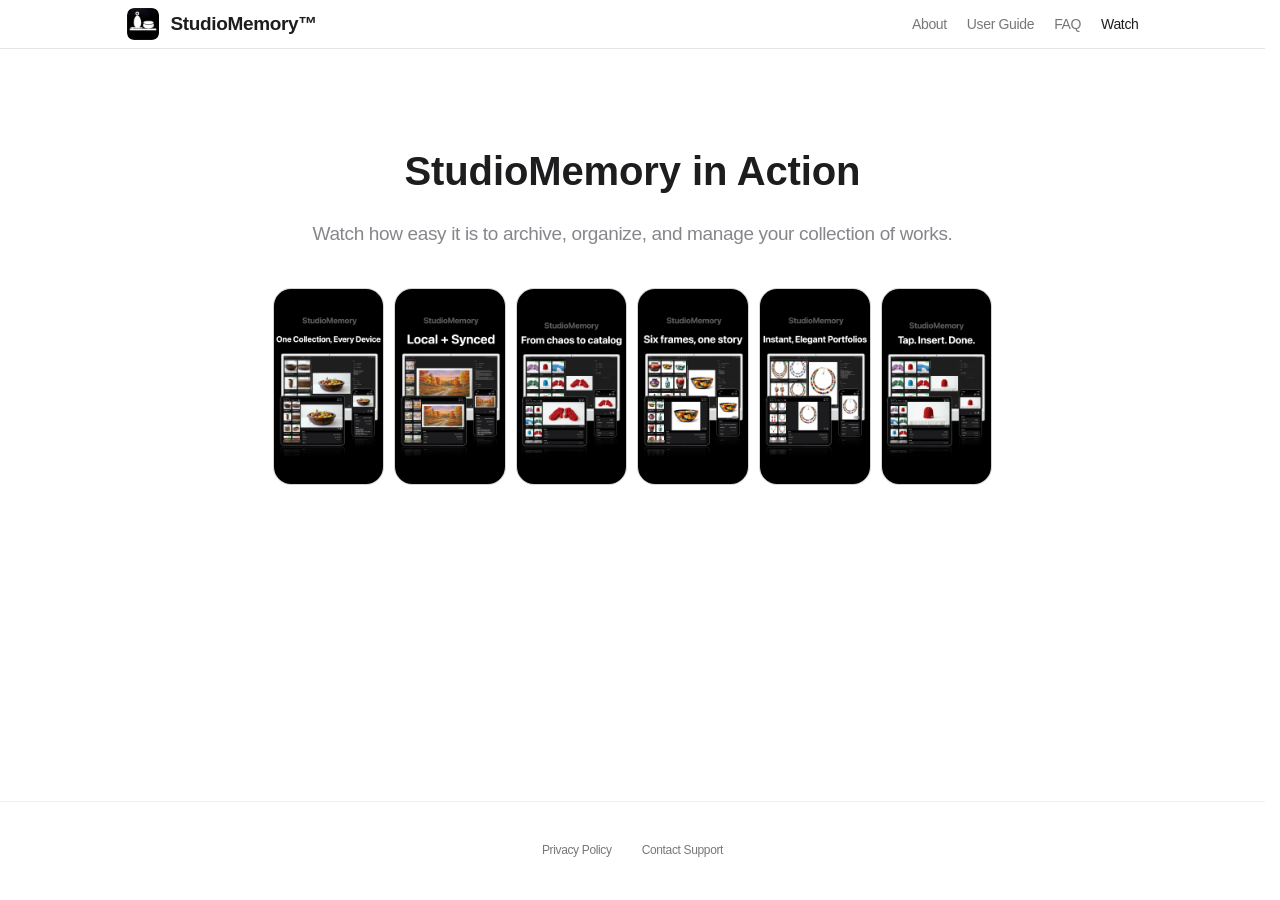
<file: watch.html>
<!DOCTYPE html>
<html lang="en">
<head>
    <meta charset="UTF-8">
    <meta name="viewport" content="width=device-width, initial-scale=1.0, viewport-fit=cover">
    <meta name="color-scheme" content="light dark">
    <meta name="theme-color" content="#ffffff" media="(prefers-color-scheme: light)">
    <meta name="theme-color" content="#000000" media="(prefers-color-scheme: dark)">
    <title>StudioMemory | Watch</title>
    <link rel="canonical" href="https://studiomemoryapp.com/watch.html">
    <meta name="description" content="Watch short videos showing how StudioMemory helps you archive, organize, and manage your creative works on iPhone, iPad, and Mac.">
    <meta property="og:title" content="StudioMemory | Watch">
    <meta property="og:description" content="Watch StudioMemory in action — archiving, organizing, and managing a creative collection.">
    <meta property="og:image" content="https://studiomemoryapp.com/OGImage.webp">
    <meta property="og:image:width" content="1200">
    <meta property="og:image:height" content="630">
    <meta property="og:type" content="website">
    <meta property="og:site_name" content="StudioMemory">
    <meta property="og:url" content="https://studiomemoryapp.com/watch.html">
    <meta name="twitter:card" content="summary_large_image">
    <meta name="twitter:title" content="StudioMemory | Watch">
    <meta name="twitter:description" content="Watch StudioMemory in action — archiving, organizing, and managing a creative collection.">
    <meta name="twitter:image" content="https://studiomemoryapp.com/OGImage.webp">
    <link rel="icon" href="/favicon.ico" sizes="any">
    <link rel="icon" href="/favicon.svg" type="image/svg+xml">
    <link rel="icon" href="/favicon-96x96.png" type="image/png" sizes="96x96">
    <link rel="apple-touch-icon" href="/apple-touch-icon.png">
    <link rel="stylesheet" href="shared.css">

    <style>
.mobile-copy-break {
    display: none;
}

@media (max-width: 768px) {
    .mobile-copy-break {
        display: block;
    }
}


        body {
            margin: 0;
            padding: 0;
            font-family: var(--font-family);
            color: var(--text-main);
            background-color: #ffffff;
            line-height: 1.47059;
            font-weight: 400;
            letter-spacing: -0.022em;
            -webkit-font-smoothing: antialiased;
            overflow-x: hidden;
            min-height: 100vh;
            display: flex;
            flex-direction: column;
        }

        main {
            overflow-x: hidden;
            flex: 1;
        }

        /* Nav, hamburger menu, and mobile overlay are in shared.css */

        /* Video Placeholder Section */
        .video-section {
            max-width: 800px;
            margin: 0 auto;
            padding: 60px 20px;
            text-align: center;
        }

        .video-section h1 {
            font-size: clamp(28px, 5vw, 40px);
            font-weight: 700;
            letter-spacing: -0.003em;
            margin-bottom: 10px;
        }

        .video-section p {
            font-size: clamp(16px, 2vw, 19px);
            color: var(--text-secondary);
            margin-bottom: 40px;
        }

	.video-grid {
    display: grid;
    grid-template-columns: repeat(6, 1fr);
    gap: 10px;
    max-width: 720px;
    margin: 0 auto;
    text-align: left;
}

@media (max-width: 768px) {
    .video-grid {
        grid-template-columns: repeat(3, 1fr);
        max-width: 360px;
    }
}

@media (max-width: 480px) {
    .video-grid {
        grid-template-columns: repeat(2, 1fr);
        max-width: 240px;
    }
}

        .video-card {
            appearance: none;
            border: 1px solid var(--border-color);
            border-radius: 18px;
            padding: 0;
            overflow: hidden;
            background: var(--bg-light);
            cursor: pointer;
            transition: transform 0.2s ease, box-shadow 0.2s ease;
        }

        .video-card:hover,
        .video-card:focus-visible {
            transform: translateY(-3px);
            box-shadow: 0 10px 24px rgba(0, 0, 0, 0.16);
            outline: none;
        }

        .video-card img {
            display: block;
            width: 100%;
            aspect-ratio: 9 / 16;
            object-fit: cover;
            background: #000;
        }

        .video-modal {
            box-sizing: border-box;
            border: 0;
            padding: 24px;
            max-width: none;
            max-height: none;
            width: 100%;
            height: 100%;
            background: transparent;
            place-items: center;
        }

        .video-modal[open] {
            display: grid;
        }

        .video-modal::backdrop {
            background: rgba(0, 0, 0, 0.95);
        }

        .video-modal-content {
    position: relative;
    width: min(90vw, 420px);
    aspect-ratio: 9 / 16;
}

        .video-modal iframe {
    display: block;
    width: 100%;
    height: 100%;
    border: 0;
    border-radius: 16px;
    background: #000;
}

        .video-modal-close {
            position: absolute;
            top: -12px;
            right: -12px;
            width: 38px;
            height: 38px;
            border: 0;
            border-radius: 50%;
            background: #fff;
            color: #1d1d1f;
            font-size: 27px;
            line-height: 1;
            cursor: pointer;
        }
        
        /* Footer */
        footer {
            padding: 40px 10%;
            text-align: center;
            border-top: 1px solid #f0f0f0;
        }

        .footer-nav {
            display: flex;
            justify-content: center;
            gap: 30px;
        }

        /* .footer-nav a link styling is in shared.css */

        /* Mobile: page-specific footer-nav layout only (nav overlay is in shared.css) */
        @media (max-width: 768px) {
            .footer-nav {
                gap: 15px;
            }
        }

        /* Native Dark Mode Settings */
        /* Color variables and nav dark styling are in shared.css */
        @media (prefers-color-scheme: dark) {
            body {
                background-color: #000000;
            }

            footer {
                border-top: 1px solid #38383a;
            }
        }
    </style>
</head>
<body>

    <nav>
        <a href="index.html" class="logo-container">
            <img src="logo.webp" alt="StudioMemory Logo" class="logo-img">
            StudioMemory™
        </a>
        
        <button class="menu-toggle" id="menu-toggle" aria-label="Toggle navigation" aria-expanded="false" aria-controls="nav-links">
            <span class="hamburger-bar"></span>
            <span class="hamburger-bar"></span>
            <span class="hamburger-bar"></span>
        </button>

        <div class="nav-links" id="nav-links">
            <a href="about.html">About</a>
            <a href="manual.html">User Guide</a>
            <a href="faq.html">FAQ</a>
            <a href="watch.html" class="current">Watch</a>
        </div>
    </nav>

    <main>
        <section class="video-section">
            <h1>StudioMemory in Action</h1>
            <p>Watch how easy it is to archive, organize,<br class="mobile-copy-break"> and manage your collection of works.</p>
            
<div class="video-grid">
    <button class="video-card"
        data-youtube="https://www.youtube-nocookie.com/embed/WWXs8VEtZlI"
        aria-label="Play One Collection">
    <img src="One-Collection-Poster.webp" alt="" loading="lazy">
</button>

    <button class="video-card"
        data-youtube="https://www.youtube-nocookie.com/embed/ftYROsVJH7c"
        aria-label="Play Privacy by Design">
    <img src="Privacy-by-Design-Poster.webp" alt="" loading="lazy">
</button>

<button class="video-card"
        data-youtube="https://www.youtube-nocookie.com/embed/HP7m9yBC-rI"
        aria-label="Play Chaos to Catalog">
    <img src="Chaos-to-Catalog.webp" alt="" loading="lazy">
</button>

    <button class="video-card"
        data-youtube="https://www.youtube-nocookie.com/embed/aR-FcyzOHKc" 
        aria-label="Play Six Frames">
    <img src="Six-Frames-Poster.webp" alt="" loading="lazy">
</button>

    <button class="video-card"
        data-youtube="https://www.youtube-nocookie.com/embed/bkDSpCg-zd4"
        aria-label="Play PDF Portfolios">
    <img src="PDF-Portfolios-Poster.webp" alt="" loading="lazy">
</button>

    <button class="video-card"
        data-youtube="https://www.youtube-nocookie.com/embed/iSNsPXtqhGc"
        aria-label="Play QuickDetails">
    <img src="QuickDetails-Poster.webp" alt="" loading="lazy">
</button>
</div>
        </section>
    </main>

    <footer>
        <div class="footer-nav">
            <a href="privacy.html">Privacy Policy</a>
            <a href="mailto:support@studiomemoryapp.com?subject=StudioMemory%20Support%20Request">Contact Support</a>
        </div>
    </footer>

    <dialog class="video-modal" id="video-modal" aria-label="Video player">
        <div class="video-modal-content">
            <button class="video-modal-close" id="video-modal-close" aria-label="Close video">&times;</button>
            <iframe
                id="modal-video"
                src=""
                title="StudioMemory Video"
                allow="accelerometer; autoplay; clipboard-write; encrypted-media; gyroscope; picture-in-picture; web-share"
                allowfullscreen>
            </iframe>
        </div>
    </dialog>

    <script src="watch.js"></script>
    <script src="nav.js"></script>
</body>
</html>
</file>
<file: shared.css>
/* ==========================================
   StudioMemory — Shared Site CSS
   Nav, hamburger menu, mobile overlay, and
   color variables used on every page.
   Page-specific layout stays in each page's
   own inline <style> block.
   ========================================== */

html {
    scrollbar-gutter: stable;
}

/* Used by nav.js and script.js to lock background scroll while an
   overlay (mobile menu / lightbox) is open, instead of inline styles. */
body.scroll-locked {
    overflow: hidden;
}

:root {
    --apple-blue: #0071e3;
    --text-main: #1d1d1f;
    --text-secondary: #86868b;
    --bg-light: #f5f5f7;
    --border-color: #d2d2d7;
    --font-family: -apple-system, BlinkMacSystemFont, "SF Pro Text", "SF Pro Icons", "Helvetica Neue", Helvetica, Arial, sans-serif;
}

/* Navigation */
nav {
    display: flex;
    justify-content: space-between;
    align-items: center;
    padding: 0 10%;
    height: 48px;
    background: rgba(255, 255, 255, 0.8);
    backdrop-filter: blur(20px);
    -webkit-backdrop-filter: blur(20px);
    position: sticky;
    top: 0;
    z-index: 1000;
    border-bottom: 1px solid rgba(0,0,0,0.1);
}

.logo-container {
    display: flex;
    align-items: center;
    gap: 12px;
    text-decoration: none;
    color: var(--text-main);
    font-weight: 600;
    font-size: 19px;
    transition: opacity 0.2s ease;
}

.logo-container:hover {
    opacity: 0.7;
    text-decoration: none;
}

.logo-img {
    width: 32px;
    height: 32px;
    border-radius: 7px;
    object-fit: cover;
}

/* Desktop Navigation Links */
.nav-links {
    display: flex;
    gap: 20px;
}

.nav-links a {
    text-decoration: none;
    color: var(--text-main);
    font-size: 14px;
    font-weight: 500;
    opacity: 0.6; /* Mutes inactive links */
    transition: opacity 0.2s ease;
}

/* Light up links on hover or if it is the current page */
.nav-links a:hover,
.nav-links a.current {
    opacity: 1;
    text-decoration: none;
}

/* Hamburger Menu Toggle Button */
.menu-toggle {
    display: none;
    flex-direction: column;
    justify-content: space-between;
    width: 22px;
    height: 16px;
    background: transparent;
    border: none;
    cursor: pointer;
    padding: 0;
    z-index: 1001;
}

.hamburger-bar {
    width: 100%;
    height: 2px;
    background-color: var(--text-main);
    transition: transform 0.25s ease, opacity 0.25s ease;
    transform-origin: left center;
}

/* Mobile Responsive Navigation Overlay */
@media (max-width: 768px) {
    .menu-toggle {
        display: flex;
    }

    .nav-links {
        display: flex;
        flex-direction: column;
        gap: 0;
        position: fixed;
        top: 48px;
        left: 0;
        width: 100%;
        height: 0;
        background-color: #ffffff;
        opacity: 0;
        visibility: hidden;
        overflow: hidden;
        transition: height 0.3s ease, opacity 0.3s ease, visibility 0.3s ease;
    }

    .nav-links a {
        width: 100%;
        padding: 20px 10%;
        font-size: 18px;
        font-weight: 500;
        border-bottom: 1px solid var(--border-color);
        box-sizing: border-box;
    }

    .nav-links.active {
        height: calc(100vh - 48px);
        opacity: 1;
        visibility: visible;
    }

    /* Morph bars into an 'X' symbol */
    .menu-toggle.open .hamburger-bar:nth-child(1) {
        transform: rotate(45deg) translate(1px, -1px);
    }
    .menu-toggle.open .hamburger-bar:nth-child(2) {
        opacity: 0;
        transform: scaleX(0);
    }
    .menu-toggle.open .hamburger-bar:nth-child(3) {
        transform: rotate(-45deg) translate(1px, 1px);
    }
}

/* Shared footer link styling (layout/spacing of the footer container
   stays page-specific, since footer structure differs by page) */
.footer-nav a {
    text-decoration: none;
    color: var(--text-main);
    font-size: 12px;
    font-weight: 400;
    opacity: 0.6;
    transition: opacity 0.2s ease;
}

.footer-nav a:hover,
.footer-nav a.current {
    opacity: 1;
    text-decoration: none;
}

/* Native Dark Mode Support */
@media (prefers-color-scheme: dark) {
    :root {
        --apple-blue: #2997ff;
        --text-main: #f5f5f7;
        --text-secondary: #86868b;
        --bg-light: #1c1c1e;
        --border-color: #424245;
    }

    nav {
        background: rgba(0, 0, 0, 0.8);
        border-bottom: 1px solid rgba(255, 255, 255, 0.1);
    }
}

@media (prefers-color-scheme: dark) and (max-width: 768px) {
    .nav-links {
        background-color: #000000;
    }
    .nav-links a {
        border-bottom: 1px solid rgba(255, 255, 255, 0.1);
    }
}
</file>
